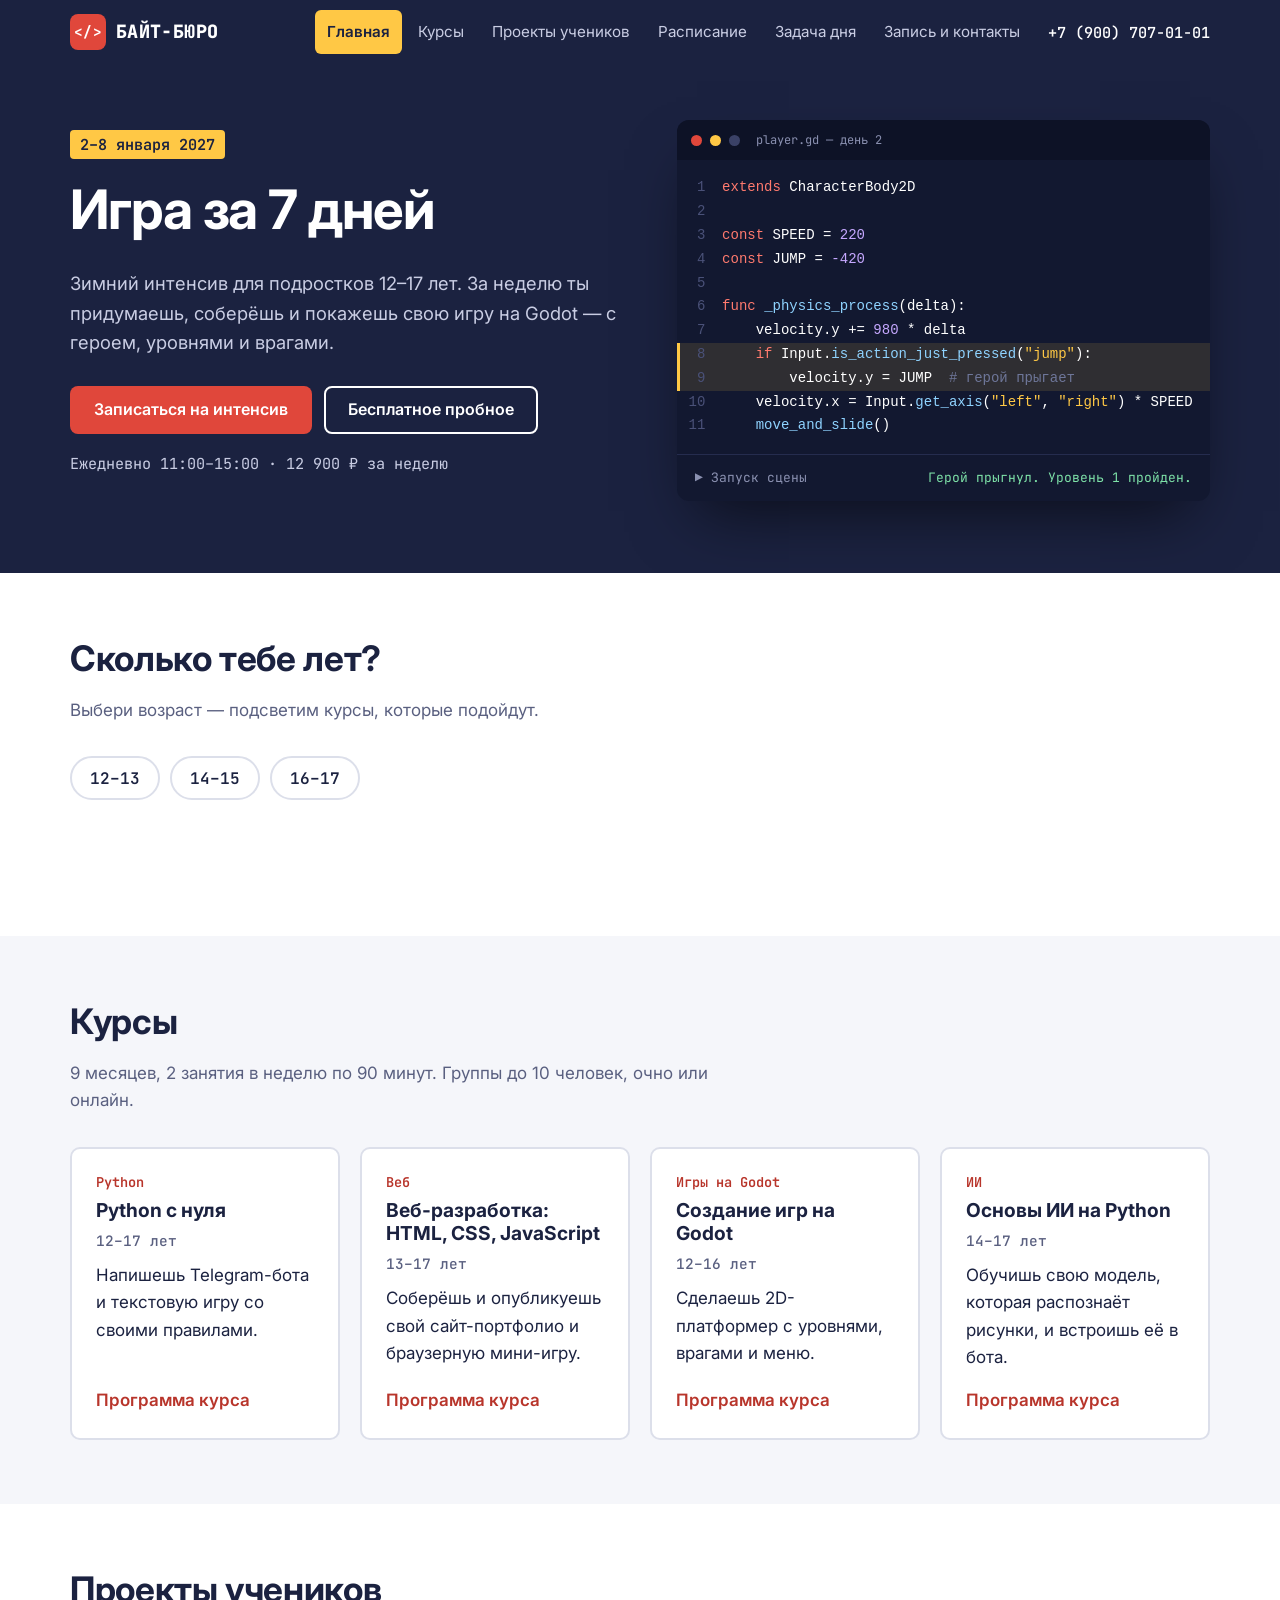
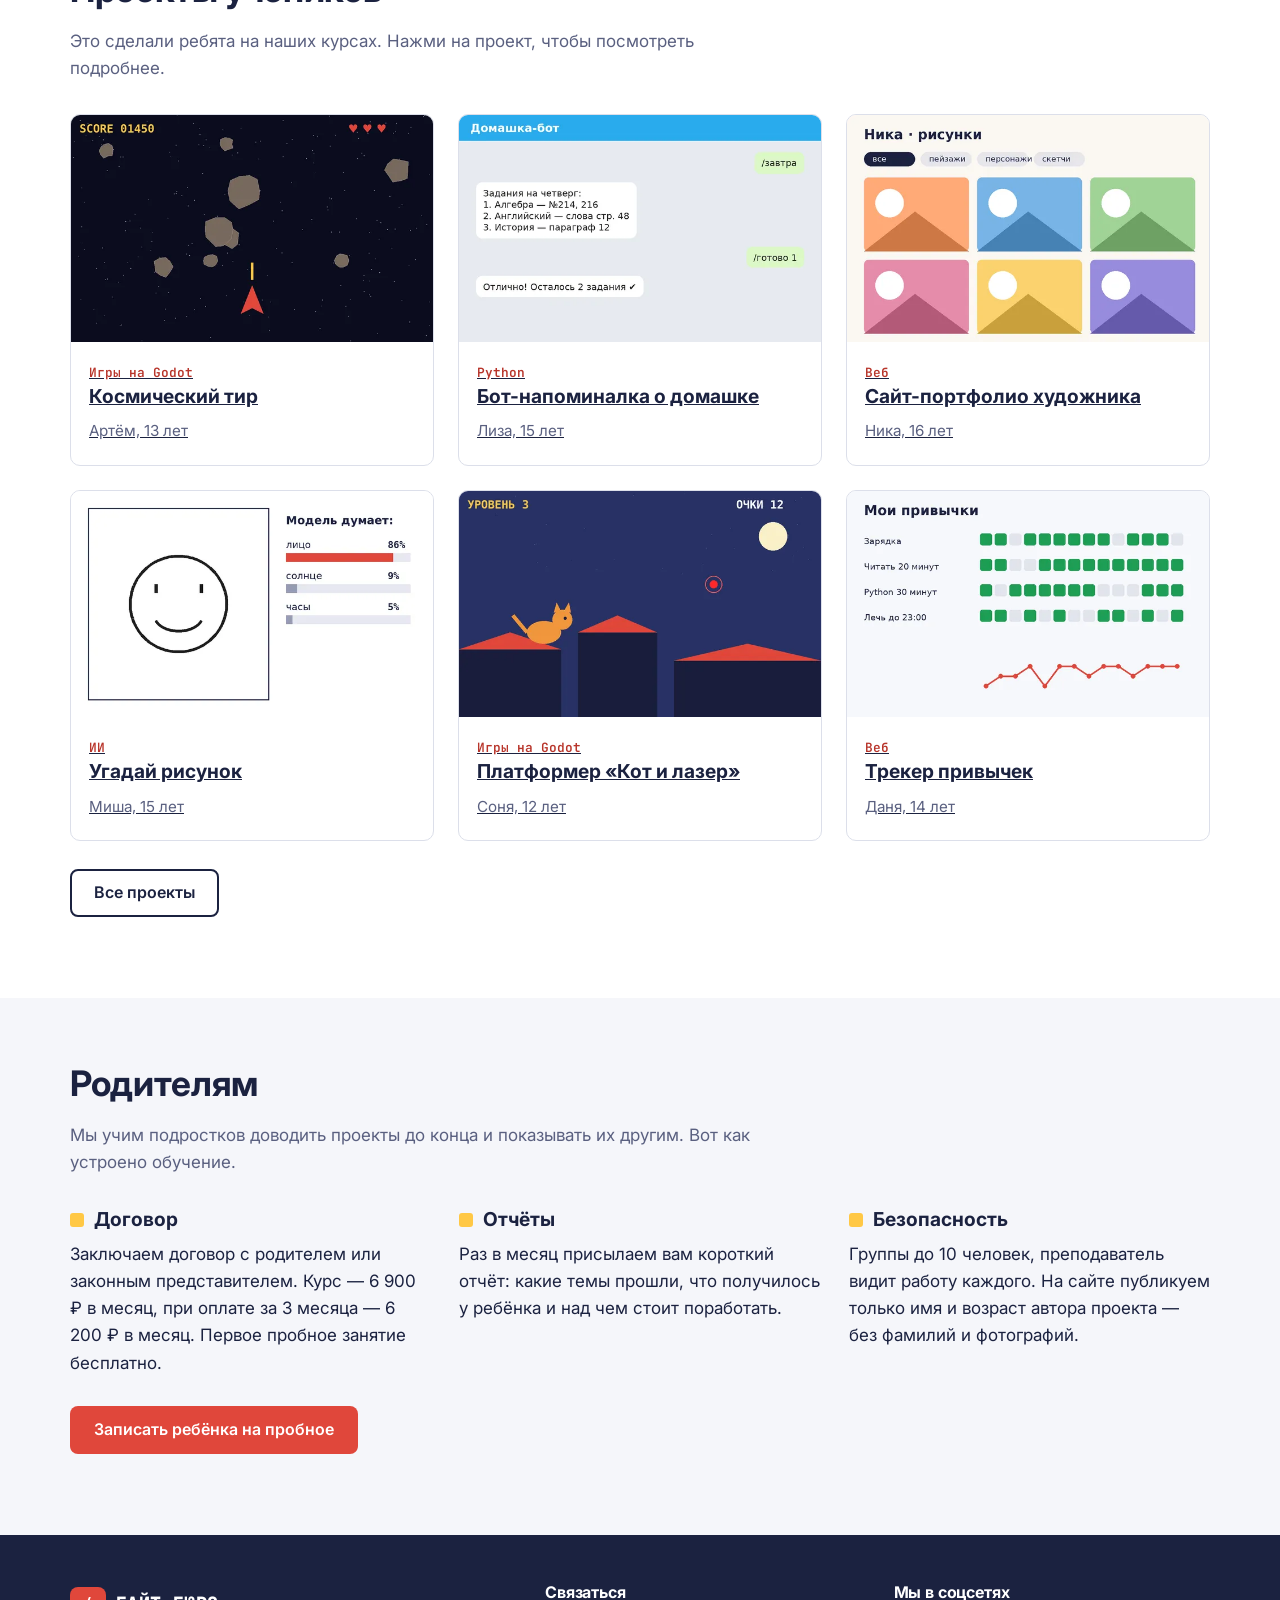
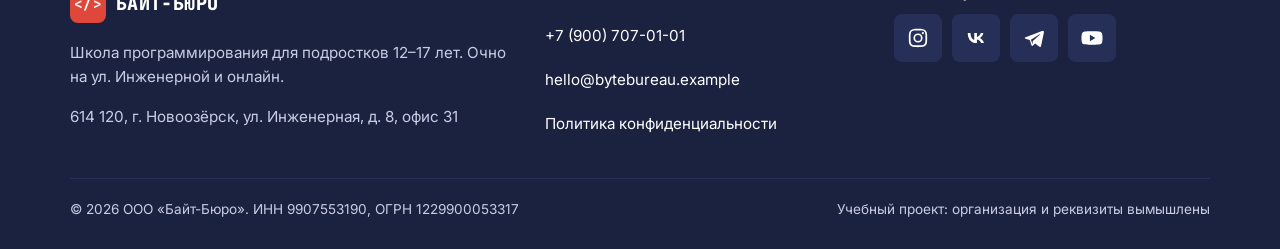
<file: index.html>
<!DOCTYPE html>
<html lang="ru">
<head>
  <!-- Google tag (gtag.js) -->
  <script async src="https://www.googletagmanager.com/gtag/js?id=G-XXXXXXXXXX"></script>
  <script>
    window.dataLayer = window.dataLayer || [];
    function gtag(){dataLayer.push(arguments);}
    gtag('js', new Date());
    gtag('config', 'G-XXXXXXXXXX');
  </script>
  <meta charset="utf-8">
  <meta name="viewport" content="width=device-width, initial-scale=1">
  <title>Байт-Бюро — школа программирования для подростков 12–17 лет</title>
  <meta name="description" content="Курсы Python, веб-разработки, создания игр на Godot и основ ИИ для подростков. Зимний интенсив «Игра за 7 дней» 2–8 января 2027. Бесплатное пробное занятие.">
  <meta property="og:type" content="website">
  <meta property="og:locale" content="ru_RU">
  <meta property="og:site_name" content="Байт-Бюро">
  <meta property="og:title" content="Байт-Бюро — школа программирования для подростков 12–17 лет">
  <meta property="og:description" content="Курсы Python, веб-разработки, создания игр на Godot и основ ИИ для подростков. Зимний интенсив «Игра за 7 дней» 2–8 января 2027. Бесплатное пробное занятие.">
  <meta property="og:url" content="https://tz-07-shkola-programmirovaniya-bayt-byuro.vercel.app/">
  <meta property="og:image" content="https://tz-07-shkola-programmirovaniya-bayt-byuro.vercel.app/img/og-index.jpg">
  <meta property="og:image:width" content="1200">
  <meta property="og:image:height" content="630">
  <meta name="twitter:card" content="summary_large_image">
  <meta name="theme-color" content="#1B2240">
  <link rel="icon" href="/favicon.ico" sizes="32x32">
  <link rel="icon" href="/img/favicon.svg" type="image/svg+xml">
  <link rel="preconnect" href="https://fonts.googleapis.com">
  <link rel="preconnect" href="https://fonts.gstatic.com" crossorigin>
  <link rel="stylesheet" href="https://fonts.googleapis.com/css2?family=Inter:wght@400;500;600;700;800&family=JetBrains+Mono:wght@500;600;700;800&display=swap">
  <link rel="stylesheet" href="css/style.css">
</head>
<body>
<a class="skip" href="#main">Перейти к содержимому</a>
<header class="header">
  <div class="wrap header__inner">
    <a class="logo" href="index.html" aria-label="Байт-Бюро, на главную">
      <span class="logo__mark" aria-hidden="true">&lt;/&gt;</span>БАЙТ-БЮРО
    </a>
    <button class="burger" type="button" aria-expanded="false" aria-controls="nav" aria-label="Открыть меню">☰</button>
    <nav class="nav" id="nav" aria-label="Основное меню">
      <ul class="nav__list">
          <li><a class="nav__link" href="index.html" aria-current="page">Главная</a></li>
          <li><a class="nav__link" href="courses.html">Курсы</a></li>
          <li><a class="nav__link" href="projects.html">Проекты учеников</a></li>
          <li><a class="nav__link" href="schedule.html">Расписание</a></li>
          <li><a class="nav__link" href="challenge.html">Задача дня</a></li>
          <li><a class="nav__link" href="contacts.html">Запись и контакты</a></li>
      </ul>
    </nav>
    <a class="header__phone" href="tel:+79007070101" data-event="contact_click" data-contact-type="phone">+7 (900) 707-01-01</a>
  </div>
</header>
<main id="main">
<section class="hero">
  <div class="wrap hero__grid">
    <div>
      <span class="hero__date">2–8 января 2027</span>
      <h1>Игра за 7 дней</h1>
      <p class="hero__text">Зимний интенсив для подростков 12–17 лет. За неделю ты придумаешь, соберёшь и покажешь свою игру на Godot — с героем, уровнями и врагами.</p>
      <div class="hero__actions">
        <a class="btn btn--red" href="contacts.html?course=winter_camp" data-event="cta_click" data-button-name="hero_winter_camp" data-page-section="hero">Записаться на интенсив</a>
        <a class="btn btn--ghost" href="contacts.html" data-event="cta_click" data-button-name="hero_trial" data-page-section="hero">Бесплатное пробное</a>
      </div>
      <p class="hero__price">Ежедневно 11:00–15:00 · 12 900 ₽ за неделю</p>
    </div>
    <div class="editor" aria-label="Пример кода игры на Godot">
      <div class="editor__bar"><span class="editor__dot"></span><span class="editor__dot"></span><span class="editor__dot"></span><span class="editor__file">player.gd — день 2</span></div>
      <pre class="editor__code"><code><span class="l"><span class="k">extends</span> CharacterBody2D</span><span class="l"></span><span class="l"><span class="k">const</span> SPEED = <span class="n">220</span></span><span class="l"><span class="k">const</span> JUMP = <span class="n">-420</span></span><span class="l"></span><span class="l"><span class="k">func</span> <span class="f">_physics_process</span>(delta):</span><span class="l">    velocity.y += <span class="n">980</span> * delta</span><span class="l hl">    <span class="k">if</span> Input.<span class="f">is_action_just_pressed</span>(<span class="s">"jump"</span>):</span><span class="l hl">        velocity.y = JUMP  <span class="c"># герой прыгает</span></span><span class="l">    velocity.x = Input.<span class="f">get_axis</span>(<span class="s">"left"</span>, <span class="s">"right"</span>) * SPEED</span><span class="l">    <span class="f">move_and_slide</span>()</span></code></pre>
      <div class="editor__run"><span>▶ Запуск сцены</span><span class="editor__out">Герой прыгнул. Уровень 1 пройден.</span></div>
    </div>
  </div>
</section>

<section class="section" id="age">
  <div class="wrap">
    <h2>Сколько тебе лет?</h2>
    <p class="section__lead">Выбери возраст — подсветим курсы, которые подойдут.</p>
    <div class="ages" role="group" aria-label="Возраст ученика">
      <button class="chip" type="button" aria-pressed="false" data-age="12_13" data-event="age_filter" data-age-group="12_13">12–13</button>
      <button class="chip" type="button" aria-pressed="false" data-age="14_15" data-event="age_filter" data-age-group="14_15">14–15</button>
      <button class="chip" type="button" aria-pressed="false" data-age="16_17" data-event="age_filter" data-age-group="16_17">16–17</button>
    </div>
    <p class="age-result" aria-live="polite"></p>
  </div>
</section>

<section class="section section--paper" id="courses">
  <div class="wrap">
    <h2>Курсы</h2>
    <p class="section__lead">9 месяцев, 2 занятия в неделю по 90 минут. Группы до 10 человек, очно или онлайн.</p>
    <div class="courses">
      <a class="course" href="courses.html#python" data-course="python" data-min="12" data-max="17"
         data-event="view_course" data-course-name="python">
        <span class="course__tag">Python</span>
        <h3>Python с нуля</h3>
        <span class="course__age">12–17 лет</span>
        <p class="course__result">Напишешь Telegram-бота и текстовую игру со своими правилами.</p>
        <span class="course__more">Программа курса</span>
      </a>
      <a class="course" href="courses.html#web" data-course="web" data-min="13" data-max="17"
         data-event="view_course" data-course-name="web">
        <span class="course__tag">Веб</span>
        <h3>Веб-разработка: HTML, CSS, JavaScript</h3>
        <span class="course__age">13–17 лет</span>
        <p class="course__result">Соберёшь и опубликуешь свой сайт-портфолио и браузерную мини-игру.</p>
        <span class="course__more">Программа курса</span>
      </a>
      <a class="course" href="courses.html#gamedev" data-course="gamedev" data-min="12" data-max="16"
         data-event="view_course" data-course-name="gamedev">
        <span class="course__tag">Игры на Godot</span>
        <h3>Создание игр на Godot</h3>
        <span class="course__age">12–16 лет</span>
        <p class="course__result">Сделаешь 2D-платформер с уровнями, врагами и меню.</p>
        <span class="course__more">Программа курса</span>
      </a>
      <a class="course" href="courses.html#ai" data-course="ai" data-min="14" data-max="17"
         data-event="view_course" data-course-name="ai">
        <span class="course__tag">ИИ</span>
        <h3>Основы ИИ на Python</h3>
        <span class="course__age">14–17 лет</span>
        <p class="course__result">Обучишь свою модель, которая распознаёт рисунки, и встроишь её в бота.</p>
        <span class="course__more">Программа курса</span>
      </a>
    </div>
  </div>
</section>

<section class="section" id="projects">
  <div class="wrap">
    <h2>Проекты учеников</h2>
    <p class="section__lead">Это сделали ребята на наших курсах. Нажми на проект, чтобы посмотреть подробнее.</p>
    <div class="projects">
      <a class="project" href="projects.html#p01" data-event="project_view" data-project-id="p01" data-course-name="gamedev">
        <img src="img/p01.webp" alt="Скриншот проекта «Космический тир»" width="640" height="400" loading="lazy">
        <span class="project__body">
          <span class="project__course">Игры на Godot</span>
          <h3>Космический тир</h3>
          <span class="project__author">Артём, 13 лет</span>
        </span>
      </a>
      <a class="project" href="projects.html#p02" data-event="project_view" data-project-id="p02" data-course-name="python">
        <img src="img/p02.webp" alt="Скриншот проекта «Бот-напоминалка о домашке»" width="640" height="400" loading="lazy">
        <span class="project__body">
          <span class="project__course">Python</span>
          <h3>Бот-напоминалка о домашке</h3>
          <span class="project__author">Лиза, 15 лет</span>
        </span>
      </a>
      <a class="project" href="projects.html#p03" data-event="project_view" data-project-id="p03" data-course-name="web">
        <img src="img/p03.webp" alt="Скриншот проекта «Сайт-портфолио художника»" width="640" height="400" loading="lazy">
        <span class="project__body">
          <span class="project__course">Веб</span>
          <h3>Сайт-портфолио художника</h3>
          <span class="project__author">Ника, 16 лет</span>
        </span>
      </a>
      <a class="project" href="projects.html#p04" data-event="project_view" data-project-id="p04" data-course-name="ai">
        <img src="img/p04.webp" alt="Скриншот проекта «Угадай рисунок»" width="640" height="400" loading="lazy">
        <span class="project__body">
          <span class="project__course">ИИ</span>
          <h3>Угадай рисунок</h3>
          <span class="project__author">Миша, 15 лет</span>
        </span>
      </a>
      <a class="project" href="projects.html#p05" data-event="project_view" data-project-id="p05" data-course-name="gamedev">
        <img src="img/p05.webp" alt="Скриншот проекта «Платформер «Кот и лазер»»" width="640" height="400" loading="lazy">
        <span class="project__body">
          <span class="project__course">Игры на Godot</span>
          <h3>Платформер «Кот и лазер»</h3>
          <span class="project__author">Соня, 12 лет</span>
        </span>
      </a>
      <a class="project" href="projects.html#p06" data-event="project_view" data-project-id="p06" data-course-name="web">
        <img src="img/p06.webp" alt="Скриншот проекта «Трекер привычек»" width="640" height="400" loading="lazy">
        <span class="project__body">
          <span class="project__course">Веб</span>
          <h3>Трекер привычек</h3>
          <span class="project__author">Даня, 14 лет</span>
        </span>
      </a>
    </div>
    <p style="margin-top:28px"><a class="btn btn--ghost" href="projects.html">Все проекты</a></p>
  </div>
</section>

<section class="section section--paper" id="parents">
  <div class="wrap">
    <h2>Родителям</h2>
    <p class="section__lead">Мы учим подростков доводить проекты до конца и показывать их другим. Вот как устроено обучение.</p>
    <div class="parents">
      <div>
        <h3>Договор</h3>
        <p>Заключаем договор с родителем или законным представителем. Курс — 6 900 ₽ в месяц, при оплате за 3 месяца — 6 200 ₽ в месяц. Первое пробное занятие бесплатно.</p>
      </div>
      <div>
        <h3>Отчёты</h3>
        <p>Раз в месяц присылаем вам короткий отчёт: какие темы прошли, что получилось у ребёнка и над чем стоит поработать.</p>
      </div>
      <div>
        <h3>Безопасность</h3>
        <p>Группы до 10 человек, преподаватель видит работу каждого. На сайте публикуем только имя и возраст автора проекта — без фамилий и фотографий.</p>
      </div>
    </div>
    <p style="margin-top:12px"><a class="btn btn--red" href="contacts.html" data-event="cta_click" data-button-name="parents_trial" data-page-section="parents">Записать ребёнка на пробное</a></p>
  </div>
</section>
</main>
<footer class="footer">
  <div class="wrap">
    <div class="footer__grid">
      <div>
        <a class="logo" href="index.html"><span class="logo__mark" aria-hidden="true">&lt;/&gt;</span>БАЙТ-БЮРО</a>
        <p style="margin-top:14px">Школа программирования для подростков 12–17 лет. Очно на ул. Инженерной и онлайн.</p>
        <p>614 120, г. Новоозёрск, ул. Инженерная, д. 8, офис 31</p>
      </div>
      <div>
        <h2>Связаться</h2>
        <ul>
          <li><a href="tel:+79007070101" data-event="contact_click" data-contact-type="phone">+7 (900) 707-01-01</a></li>
          <li><a href="mailto:hello@bytebureau.example" data-event="contact_click" data-contact-type="email">hello@bytebureau.example</a></li>
          <li><a href="privacy.html">Политика конфиденциальности</a></li>
        </ul>
      </div>
      <div>
        <h2>Мы в соцсетях</h2>
        <div class="socials">
          <a class="social" href="https://www.instagram.com/bytebureau_school/" target="_blank" rel="noopener" aria-label="Instagram" data-event="social_click" data-network="instagram" data-page-section="footer"><svg viewBox="0 0 24 24" aria-hidden="true"><path d="M12 7a5 5 0 1 0 0 10 5 5 0 0 0 0-10zm0 8.2a3.2 3.2 0 1 1 0-6.4 3.2 3.2 0 0 1 0 6.4zM17.3 5.5a1.2 1.2 0 1 0 0 2.4 1.2 1.2 0 0 0 0-2.4zM12 2c-2.7 0-3 0-4.1.1C4.3 2.3 2.3 4.3 2.1 7.9 2 9 2 9.3 2 12s0 3 .1 4.1c.2 3.6 2.2 5.6 5.8 5.8 1.1.1 1.4.1 4.1.1s3 0 4.1-.1c3.6-.2 5.6-2.2 5.8-5.8.1-1.1.1-1.4.1-4.1s0-3-.1-4.1c-.2-3.6-2.2-5.6-5.8-5.8C15 2 14.7 2 12 2zm0 1.8c2.7 0 3 0 4 .1 2.6.1 3.9 1.4 4 4 .1 1 .1 1.3.1 4s0 3-.1 4c-.1 2.6-1.4 3.9-4 4-1 .1-1.3.1-4 .1s-3 0-4-.1c-2.6-.1-3.9-1.4-4-4-.1-1-.1-1.3-.1-4s0-3 .1-4c.1-2.6 1.4-3.9 4-4 1-.1 1.3-.1 4-.1z"/></svg></a>
          <a class="social" href="https://vk.com/bytebureau_school" target="_blank" rel="noopener" aria-label="ВКонтакте" data-event="social_click" data-network="vk" data-page-section="footer"><svg viewBox="0 0 24 24" aria-hidden="true"><path d="M12.8 17.5C6.6 17.5 3.1 13.3 3 6.5h3c.1 5 2.3 7.1 4.1 7.5V6.5H13v4.3c1.8-.2 3.6-2.2 4.3-4.3h2.8c-.5 2.6-2.4 4.6-3.8 5.4 1.4.7 3.6 2.4 4.4 5.6h-3.1c-.7-2.1-2.3-3.7-4.6-3.9v3.9h-.2z"/></svg></a>
          <a class="social" href="https://t.me/bytebureau_parents" target="_blank" rel="noopener" aria-label="Telegram" data-event="social_click" data-network="telegram" data-page-section="footer"><svg viewBox="0 0 24 24" aria-hidden="true"><path d="M21.4 4.2 2.9 11.3c-1.3.5-1.2 1.2-.2 1.5l4.7 1.5 1.8 5.6c.2.6.4.8.9.8.4 0 .6-.2.8-.4l2.3-2.2 4.8 3.5c.9.5 1.5.2 1.7-.8l3.1-14.7c.3-1.3-.5-1.9-1.4-1.5zM8.6 14l9.6-6.1c.5-.3.9-.1.5.2l-8 7.2-.3 3.4L8.6 14z"/></svg></a>
          <a class="social" href="https://www.youtube.com/@bytebureau_school" target="_blank" rel="noopener" aria-label="YouTube" data-event="social_click" data-network="youtube" data-page-section="footer"><svg viewBox="0 0 24 24" aria-hidden="true"><path d="M23 7.2a3 3 0 0 0-2.1-2.1C19 4.6 12 4.6 12 4.6s-7 0-8.9.5A3 3 0 0 0 1 7.2C.5 9.1.5 12 .5 12s0 2.9.5 4.8a3 3 0 0 0 2.1 2.1c1.9.5 8.9.5 8.9.5s7 0 8.9-.5a3 3 0 0 0 2.1-2.1c.5-1.9.5-4.8.5-4.8s0-2.9-.5-4.8zM9.7 15.5v-7l6 3.5-6 3.5z"/></svg></a>
        </div>
      </div>
    </div>
    <div class="footer__bottom">
      <span>© 2026 ООО «Байт-Бюро». ИНН 9907553190, ОГРН 1229900053317</span>
      <span>Учебный проект: организация и реквизиты вымышлены</span>
    </div>
  </div>
</footer>
<script src="js/analytics.js" defer></script>
<script src="js/main.js" defer></script>
</body>
</html>
</file>
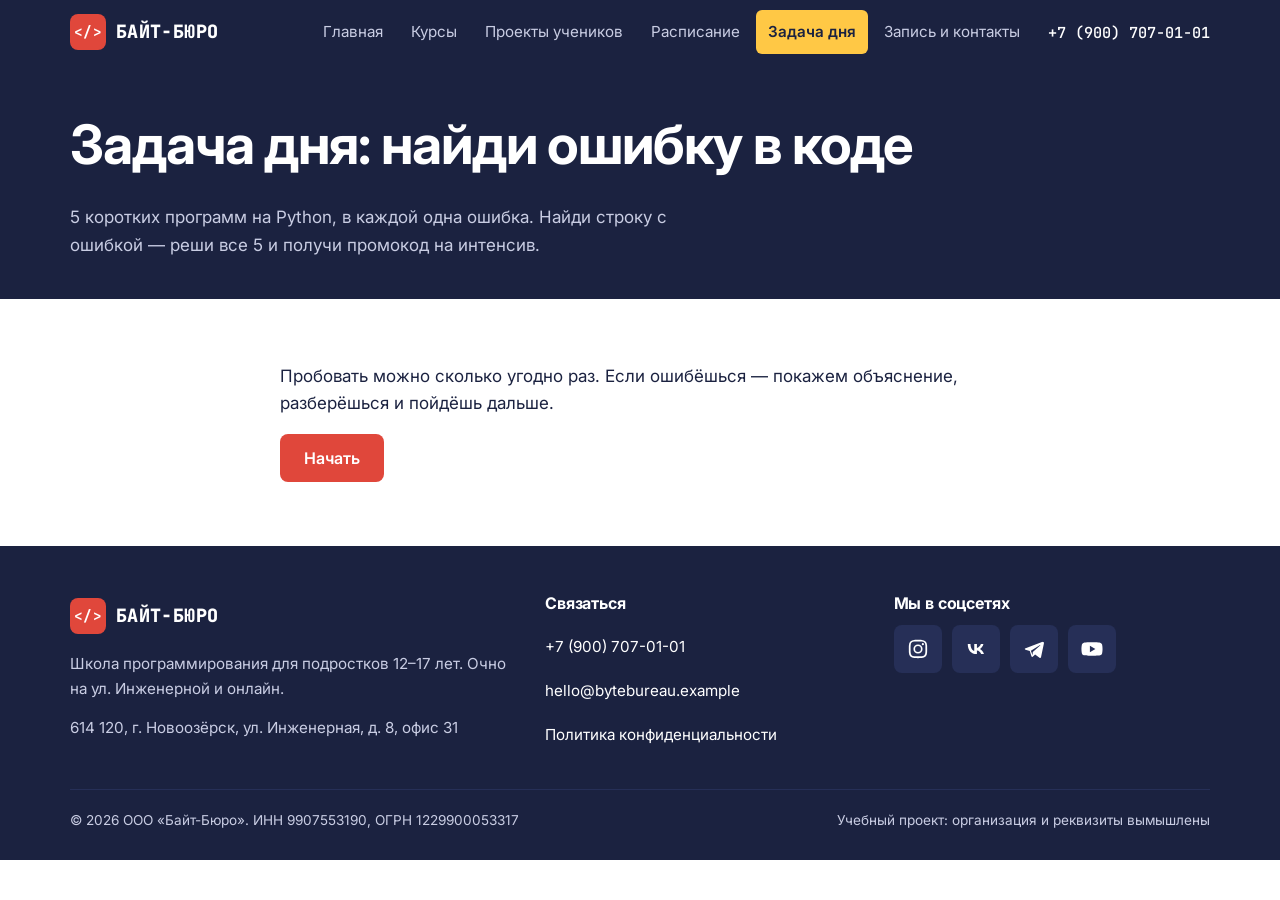
<file: challenge.html>
<!DOCTYPE html>
<html lang="ru">
<head>
  <!-- Google tag (gtag.js) -->
  <script async src="https://www.googletagmanager.com/gtag/js?id=G-XXXXXXXXXX"></script>
  <script>
    window.dataLayer = window.dataLayer || [];
    function gtag(){dataLayer.push(arguments);}
    gtag('js', new Date());
    gtag('config', 'G-XXXXXXXXXX');
  </script>
  <meta charset="utf-8">
  <meta name="viewport" content="width=device-width, initial-scale=1">
  <title>Задача дня: найди ошибку в коде на Python — Байт-Бюро</title>
  <meta name="description" content="5 задач «Найди ошибку в коде» на Python для подростков. Реши все и получи промокод на зимний интенсив «Игра за 7 дней».">
  <meta property="og:type" content="website">
  <meta property="og:locale" content="ru_RU">
  <meta property="og:site_name" content="Байт-Бюро">
  <meta property="og:title" content="Задача дня: найди ошибку в коде на Python — Байт-Бюро">
  <meta property="og:description" content="5 задач «Найди ошибку в коде» на Python для подростков. Реши все и получи промокод на зимний интенсив «Игра за 7 дней».">
  <meta property="og:url" content="https://tz-07-shkola-programmirovaniya-bayt-byuro.vercel.app/challenge.html">
  <meta property="og:image" content="https://tz-07-shkola-programmirovaniya-bayt-byuro.vercel.app/img/og-challenge.jpg">
  <meta property="og:image:width" content="1200">
  <meta property="og:image:height" content="630">
  <meta name="twitter:card" content="summary_large_image">
  <meta name="theme-color" content="#1B2240">
  <link rel="icon" href="/favicon.ico" sizes="32x32">
  <link rel="icon" href="/img/favicon.svg" type="image/svg+xml">
  <link rel="preconnect" href="https://fonts.googleapis.com">
  <link rel="preconnect" href="https://fonts.gstatic.com" crossorigin>
  <link rel="stylesheet" href="https://fonts.googleapis.com/css2?family=Inter:wght@400;500;600;700;800&family=JetBrains+Mono:wght@500;600;700;800&display=swap">
  <link rel="stylesheet" href="css/style.css">
</head>
<body>
<a class="skip" href="#main">Перейти к содержимому</a>
<header class="header">
  <div class="wrap header__inner">
    <a class="logo" href="index.html" aria-label="Байт-Бюро, на главную">
      <span class="logo__mark" aria-hidden="true">&lt;/&gt;</span>БАЙТ-БЮРО
    </a>
    <button class="burger" type="button" aria-expanded="false" aria-controls="nav" aria-label="Открыть меню">☰</button>
    <nav class="nav" id="nav" aria-label="Основное меню">
      <ul class="nav__list">
          <li><a class="nav__link" href="index.html">Главная</a></li>
          <li><a class="nav__link" href="courses.html">Курсы</a></li>
          <li><a class="nav__link" href="projects.html">Проекты учеников</a></li>
          <li><a class="nav__link" href="schedule.html">Расписание</a></li>
          <li><a class="nav__link" href="challenge.html" aria-current="page">Задача дня</a></li>
          <li><a class="nav__link" href="contacts.html">Запись и контакты</a></li>
      </ul>
    </nav>
    <a class="header__phone" href="tel:+79007070101" data-event="contact_click" data-contact-type="phone">+7 (900) 707-01-01</a>
  </div>
</header>
<main id="main">
<section class="page-head">
  <div class="wrap">
    <h1>Задача дня: найди ошибку в коде</h1>
    <p>5 коротких программ на Python, в каждой одна ошибка. Найди строку с ошибкой — реши все 5 и получи промокод на интенсив.</p>
  </div>
</section>
<section class="section">
  <div class="wrap challenge">
    <div id="challenge-intro">
      <p>Пробовать можно сколько угодно раз. Если ошибёшься — покажем объяснение, разберёшься и пойдёшь дальше.</p>
      <button class="btn btn--red" type="button" id="challenge-start" data-event="challenge_start" data-page-section="challenge_intro">Начать</button>
    </div>
    <div id="challenge-box" hidden>
      <div class="progress" aria-hidden="true"><div class="progress__bar" id="progress-bar"></div></div>
      <div class="task" id="task" aria-live="polite"></div>
    </div>
    <div id="challenge-result" class="result" hidden>
      <h2>Результат</h2>
      <p id="result-text"></p>
      <div class="promo" id="promo" hidden>
        <span>Промокод на интенсив «Игра за 7 дней»:</span>
        <span class="promo__code" id="promo-code">BUG500</span>
        <button class="btn btn--yellow" type="button" id="promo-copy">Скопировать</button>
        <span id="promo-status" aria-live="polite"></span>
      </div>
      <p style="margin-top:20px; display:flex; flex-wrap:wrap; gap:12px">
        <a class="btn btn--red" href="contacts.html?course=winter_camp" data-event="cta_click" data-button-name="challenge_winter_camp" data-page-section="challenge_result">Записаться на интенсив</a>
        <button class="btn btn--ghost" type="button" id="challenge-retry" data-event="challenge_start" data-page-section="challenge_retry">Пройти ещё раз</button>
      </p>
    </div>
  </div>
</section>
</main>
<footer class="footer">
  <div class="wrap">
    <div class="footer__grid">
      <div>
        <a class="logo" href="index.html"><span class="logo__mark" aria-hidden="true">&lt;/&gt;</span>БАЙТ-БЮРО</a>
        <p style="margin-top:14px">Школа программирования для подростков 12–17 лет. Очно на ул. Инженерной и онлайн.</p>
        <p>614 120, г. Новоозёрск, ул. Инженерная, д. 8, офис 31</p>
      </div>
      <div>
        <h2>Связаться</h2>
        <ul>
          <li><a href="tel:+79007070101" data-event="contact_click" data-contact-type="phone">+7 (900) 707-01-01</a></li>
          <li><a href="mailto:hello@bytebureau.example" data-event="contact_click" data-contact-type="email">hello@bytebureau.example</a></li>
          <li><a href="privacy.html">Политика конфиденциальности</a></li>
        </ul>
      </div>
      <div>
        <h2>Мы в соцсетях</h2>
        <div class="socials">
          <a class="social" href="https://www.instagram.com/bytebureau_school/" target="_blank" rel="noopener" aria-label="Instagram" data-event="social_click" data-network="instagram" data-page-section="footer"><svg viewBox="0 0 24 24" aria-hidden="true"><path d="M12 7a5 5 0 1 0 0 10 5 5 0 0 0 0-10zm0 8.2a3.2 3.2 0 1 1 0-6.4 3.2 3.2 0 0 1 0 6.4zM17.3 5.5a1.2 1.2 0 1 0 0 2.4 1.2 1.2 0 0 0 0-2.4zM12 2c-2.7 0-3 0-4.1.1C4.3 2.3 2.3 4.3 2.1 7.9 2 9 2 9.3 2 12s0 3 .1 4.1c.2 3.6 2.2 5.6 5.8 5.8 1.1.1 1.4.1 4.1.1s3 0 4.1-.1c3.6-.2 5.6-2.2 5.8-5.8.1-1.1.1-1.4.1-4.1s0-3-.1-4.1c-.2-3.6-2.2-5.6-5.8-5.8C15 2 14.7 2 12 2zm0 1.8c2.7 0 3 0 4 .1 2.6.1 3.9 1.4 4 4 .1 1 .1 1.3.1 4s0 3-.1 4c-.1 2.6-1.4 3.9-4 4-1 .1-1.3.1-4 .1s-3 0-4-.1c-2.6-.1-3.9-1.4-4-4-.1-1-.1-1.3-.1-4s0-3 .1-4c.1-2.6 1.4-3.9 4-4 1-.1 1.3-.1 4-.1z"/></svg></a>
          <a class="social" href="https://vk.com/bytebureau_school" target="_blank" rel="noopener" aria-label="ВКонтакте" data-event="social_click" data-network="vk" data-page-section="footer"><svg viewBox="0 0 24 24" aria-hidden="true"><path d="M12.8 17.5C6.6 17.5 3.1 13.3 3 6.5h3c.1 5 2.3 7.1 4.1 7.5V6.5H13v4.3c1.8-.2 3.6-2.2 4.3-4.3h2.8c-.5 2.6-2.4 4.6-3.8 5.4 1.4.7 3.6 2.4 4.4 5.6h-3.1c-.7-2.1-2.3-3.7-4.6-3.9v3.9h-.2z"/></svg></a>
          <a class="social" href="https://t.me/bytebureau_parents" target="_blank" rel="noopener" aria-label="Telegram" data-event="social_click" data-network="telegram" data-page-section="footer"><svg viewBox="0 0 24 24" aria-hidden="true"><path d="M21.4 4.2 2.9 11.3c-1.3.5-1.2 1.2-.2 1.5l4.7 1.5 1.8 5.6c.2.6.4.8.9.8.4 0 .6-.2.8-.4l2.3-2.2 4.8 3.5c.9.5 1.5.2 1.7-.8l3.1-14.7c.3-1.3-.5-1.9-1.4-1.5zM8.6 14l9.6-6.1c.5-.3.9-.1.5.2l-8 7.2-.3 3.4L8.6 14z"/></svg></a>
          <a class="social" href="https://www.youtube.com/@bytebureau_school" target="_blank" rel="noopener" aria-label="YouTube" data-event="social_click" data-network="youtube" data-page-section="footer"><svg viewBox="0 0 24 24" aria-hidden="true"><path d="M23 7.2a3 3 0 0 0-2.1-2.1C19 4.6 12 4.6 12 4.6s-7 0-8.9.5A3 3 0 0 0 1 7.2C.5 9.1.5 12 .5 12s0 2.9.5 4.8a3 3 0 0 0 2.1 2.1c1.9.5 8.9.5 8.9.5s7 0 8.9-.5a3 3 0 0 0 2.1-2.1c.5-1.9.5-4.8.5-4.8s0-2.9-.5-4.8zM9.7 15.5v-7l6 3.5-6 3.5z"/></svg></a>
        </div>
      </div>
    </div>
    <div class="footer__bottom">
      <span>© 2026 ООО «Байт-Бюро». ИНН 9907553190, ОГРН 1229900053317</span>
      <span>Учебный проект: организация и реквизиты вымышлены</span>
    </div>
  </div>
</footer>
<script src="js/analytics.js" defer></script>
<script src="js/main.js" defer></script>
<script src="js/challenge.js" defer></script>
</body>
</html>
</file>
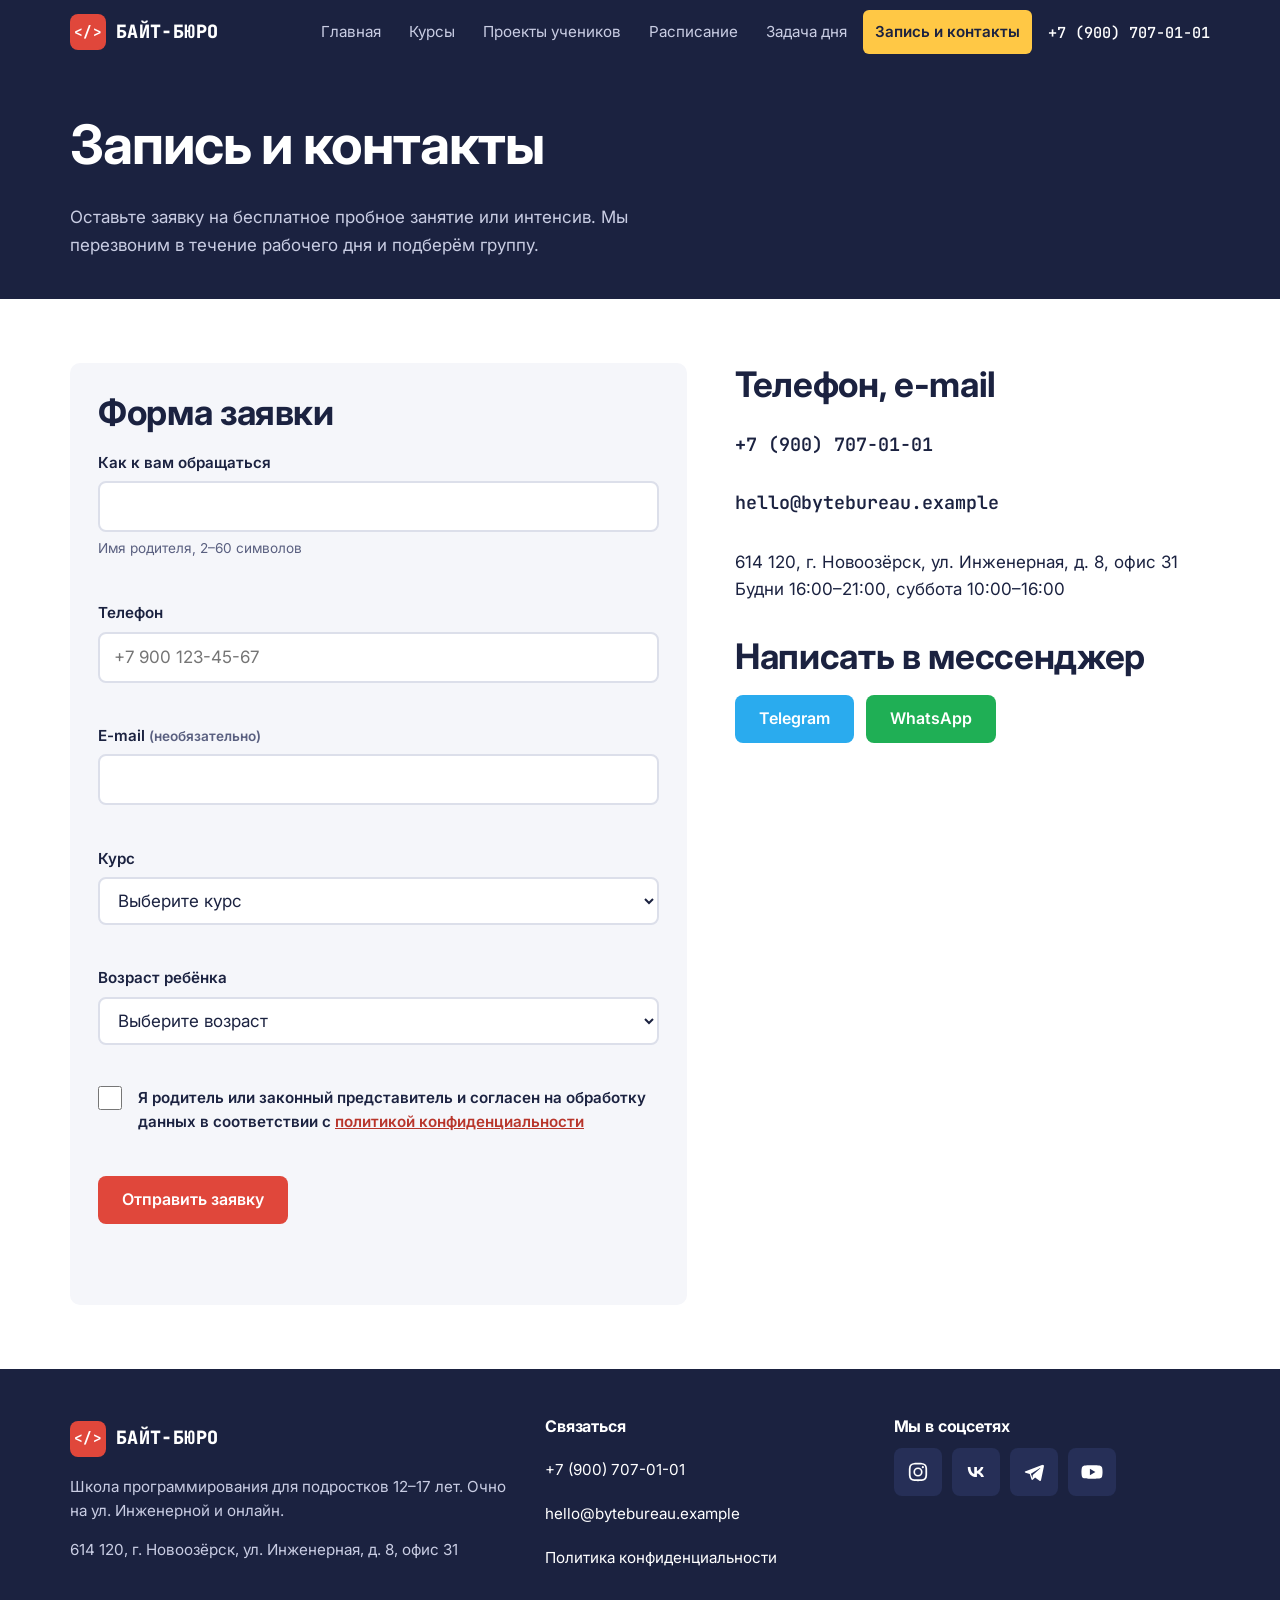
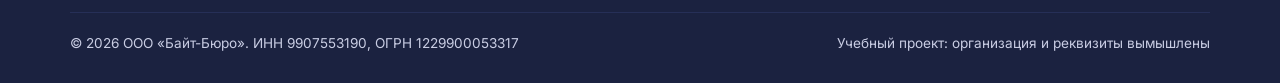
<file: contacts.html>
<!DOCTYPE html>
<html lang="ru">
<head>
  <!-- Google tag (gtag.js) -->
  <script async src="https://www.googletagmanager.com/gtag/js?id=G-XXXXXXXXXX"></script>
  <script>
    window.dataLayer = window.dataLayer || [];
    function gtag(){dataLayer.push(arguments);}
    gtag('js', new Date());
    gtag('config', 'G-XXXXXXXXXX');
  </script>
  <meta charset="utf-8">
  <meta name="viewport" content="width=device-width, initial-scale=1">
  <title>Запись на пробное занятие и контакты — Байт-Бюро</title>
  <meta name="description" content="Запишите подростка на бесплатное пробное занятие или зимний интенсив. Телефон, e-mail, Telegram и WhatsApp школы «Байт-Бюро».">
  <meta property="og:type" content="website">
  <meta property="og:locale" content="ru_RU">
  <meta property="og:site_name" content="Байт-Бюро">
  <meta property="og:title" content="Запись на пробное занятие и контакты — Байт-Бюро">
  <meta property="og:description" content="Запишите подростка на бесплатное пробное занятие или зимний интенсив. Телефон, e-mail, Telegram и WhatsApp школы «Байт-Бюро».">
  <meta property="og:url" content="https://tz-07-shkola-programmirovaniya-bayt-byuro.vercel.app/contacts.html">
  <meta property="og:image" content="https://tz-07-shkola-programmirovaniya-bayt-byuro.vercel.app/img/og-contacts.jpg">
  <meta property="og:image:width" content="1200">
  <meta property="og:image:height" content="630">
  <meta name="twitter:card" content="summary_large_image">
  <meta name="theme-color" content="#1B2240">
  <link rel="icon" href="/favicon.ico" sizes="32x32">
  <link rel="icon" href="/img/favicon.svg" type="image/svg+xml">
  <link rel="preconnect" href="https://fonts.googleapis.com">
  <link rel="preconnect" href="https://fonts.gstatic.com" crossorigin>
  <link rel="stylesheet" href="https://fonts.googleapis.com/css2?family=Inter:wght@400;500;600;700;800&family=JetBrains+Mono:wght@500;600;700;800&display=swap">
  <link rel="stylesheet" href="css/style.css">
</head>
<body>
<a class="skip" href="#main">Перейти к содержимому</a>
<header class="header">
  <div class="wrap header__inner">
    <a class="logo" href="index.html" aria-label="Байт-Бюро, на главную">
      <span class="logo__mark" aria-hidden="true">&lt;/&gt;</span>БАЙТ-БЮРО
    </a>
    <button class="burger" type="button" aria-expanded="false" aria-controls="nav" aria-label="Открыть меню">☰</button>
    <nav class="nav" id="nav" aria-label="Основное меню">
      <ul class="nav__list">
          <li><a class="nav__link" href="index.html">Главная</a></li>
          <li><a class="nav__link" href="courses.html">Курсы</a></li>
          <li><a class="nav__link" href="projects.html">Проекты учеников</a></li>
          <li><a class="nav__link" href="schedule.html">Расписание</a></li>
          <li><a class="nav__link" href="challenge.html">Задача дня</a></li>
          <li><a class="nav__link" href="contacts.html" aria-current="page">Запись и контакты</a></li>
      </ul>
    </nav>
    <a class="header__phone" href="tel:+79007070101" data-event="contact_click" data-contact-type="phone">+7 (900) 707-01-01</a>
  </div>
</header>
<main id="main">
<section class="page-head">
  <div class="wrap">
    <h1>Запись и контакты</h1>
    <p>Оставьте заявку на бесплатное пробное занятие или интенсив. Мы перезвоним в течение рабочего дня и подберём группу.</p>
  </div>
</section>
<section class="section">
  <div class="wrap form-box">
    <form class="form" id="lead-form" novalidate>
      <h2>Форма заявки</h2>
      <div class="field">
        <label for="name">Как к вам обращаться</label>
        <input id="name" name="name" type="text" autocomplete="name" maxlength="60" required>
        <span class="field__hint">Имя родителя, 2–60 символов</span>
        <span class="field__error" id="name-error"></span>
      </div>
      <div class="field">
        <label for="phone">Телефон</label>
        <input id="phone" name="phone" type="tel" autocomplete="tel" inputmode="tel" placeholder="+7 900 123-45-67" required>
        <span class="field__error" id="phone-error"></span>
      </div>
      <div class="field">
        <label for="email">E-mail <span class="field__hint">(необязательно)</span></label>
        <input id="email" name="email" type="email" autocomplete="email" maxlength="100">
        <span class="field__error" id="email-error"></span>
      </div>
      <div class="field">
        <label for="course">Курс</label>
        <select id="course" name="course" required>
          <option value="">Выберите курс</option>
          <option value="python">Python с нуля</option>
          <option value="web">Веб-разработка</option>
          <option value="gamedev">Создание игр на Godot</option>
          <option value="ai">Основы ИИ на Python</option>
          <option value="winter_camp">Интенсив «Игра за 7 дней»</option>
        </select>
        <span class="field__error" id="course-error"></span>
      </div>
      <div class="field">
        <label for="child_age">Возраст ребёнка</label>
        <select id="child_age" name="child_age" required>
          <option value="">Выберите возраст</option>
          <option value="12_13">12–13 лет</option>
          <option value="14_15">14–15 лет</option>
          <option value="16_17">16–17 лет</option>
        </select>
        <span class="field__error" id="child_age-error"></span>
      </div>
      <input type="hidden" name="request_id" id="request_id">
      <input type="hidden" name="utm_source" id="utm_source">
      <input type="hidden" name="utm_medium" id="utm_medium">
      <input type="hidden" name="utm_campaign" id="utm_campaign">
      <input type="hidden" name="utm_content" id="utm_content">
      <div class="field">
        <div class="check">
          <label class="check__hit"><input id="consent" name="consent" type="checkbox" required></label>
          <label for="consent">Я родитель или законный представитель и согласен на обработку данных в соответствии с <a href="privacy.html" target="_blank">политикой конфиденциальности</a></label>
        </div>
        <span class="field__error" id="consent-error"></span>
      </div>
      <button class="btn btn--red" type="submit" id="submit-btn">Отправить заявку</button>
      <p class="form__status" id="form-status" role="alert"></p>
    </form>
    <div>
      <h2>Телефон, e-mail</h2>
      <ul class="contact-list">
        <li><a href="tel:+79007070101" data-event="contact_click" data-contact-type="phone">+7 (900) 707-01-01</a></li>
        <li><a href="mailto:hello@bytebureau.example" data-event="contact_click" data-contact-type="email">hello@bytebureau.example</a></li>
      </ul>
      <p>614 120, г. Новоозёрск, ул. Инженерная, д. 8, офис 31<br>Будни 16:00–21:00, суббота 10:00–16:00</p>
      <h2 style="margin-top:32px">Написать в мессенджер</h2>
      <div class="messengers">
        <a class="btn btn--tg" href="https://t.me/bytebureau_sales" target="_blank" rel="noopener" data-event="messenger_click" data-messenger="telegram">Telegram</a>
        <a class="btn btn--wa" href="https://wa.me/79007070101" target="_blank" rel="noopener" data-event="messenger_click" data-messenger="whatsapp">WhatsApp</a>
      </div>
    </div>
  </div>
</section>
</main>
<footer class="footer">
  <div class="wrap">
    <div class="footer__grid">
      <div>
        <a class="logo" href="index.html"><span class="logo__mark" aria-hidden="true">&lt;/&gt;</span>БАЙТ-БЮРО</a>
        <p style="margin-top:14px">Школа программирования для подростков 12–17 лет. Очно на ул. Инженерной и онлайн.</p>
        <p>614 120, г. Новоозёрск, ул. Инженерная, д. 8, офис 31</p>
      </div>
      <div>
        <h2>Связаться</h2>
        <ul>
          <li><a href="tel:+79007070101" data-event="contact_click" data-contact-type="phone">+7 (900) 707-01-01</a></li>
          <li><a href="mailto:hello@bytebureau.example" data-event="contact_click" data-contact-type="email">hello@bytebureau.example</a></li>
          <li><a href="privacy.html">Политика конфиденциальности</a></li>
        </ul>
      </div>
      <div>
        <h2>Мы в соцсетях</h2>
        <div class="socials">
          <a class="social" href="https://www.instagram.com/bytebureau_school/" target="_blank" rel="noopener" aria-label="Instagram" data-event="social_click" data-network="instagram" data-page-section="footer"><svg viewBox="0 0 24 24" aria-hidden="true"><path d="M12 7a5 5 0 1 0 0 10 5 5 0 0 0 0-10zm0 8.2a3.2 3.2 0 1 1 0-6.4 3.2 3.2 0 0 1 0 6.4zM17.3 5.5a1.2 1.2 0 1 0 0 2.4 1.2 1.2 0 0 0 0-2.4zM12 2c-2.7 0-3 0-4.1.1C4.3 2.3 2.3 4.3 2.1 7.9 2 9 2 9.3 2 12s0 3 .1 4.1c.2 3.6 2.2 5.6 5.8 5.8 1.1.1 1.4.1 4.1.1s3 0 4.1-.1c3.6-.2 5.6-2.2 5.8-5.8.1-1.1.1-1.4.1-4.1s0-3-.1-4.1c-.2-3.6-2.2-5.6-5.8-5.8C15 2 14.7 2 12 2zm0 1.8c2.7 0 3 0 4 .1 2.6.1 3.9 1.4 4 4 .1 1 .1 1.3.1 4s0 3-.1 4c-.1 2.6-1.4 3.9-4 4-1 .1-1.3.1-4 .1s-3 0-4-.1c-2.6-.1-3.9-1.4-4-4-.1-1-.1-1.3-.1-4s0-3 .1-4c.1-2.6 1.4-3.9 4-4 1-.1 1.3-.1 4-.1z"/></svg></a>
          <a class="social" href="https://vk.com/bytebureau_school" target="_blank" rel="noopener" aria-label="ВКонтакте" data-event="social_click" data-network="vk" data-page-section="footer"><svg viewBox="0 0 24 24" aria-hidden="true"><path d="M12.8 17.5C6.6 17.5 3.1 13.3 3 6.5h3c.1 5 2.3 7.1 4.1 7.5V6.5H13v4.3c1.8-.2 3.6-2.2 4.3-4.3h2.8c-.5 2.6-2.4 4.6-3.8 5.4 1.4.7 3.6 2.4 4.4 5.6h-3.1c-.7-2.1-2.3-3.7-4.6-3.9v3.9h-.2z"/></svg></a>
          <a class="social" href="https://t.me/bytebureau_parents" target="_blank" rel="noopener" aria-label="Telegram" data-event="social_click" data-network="telegram" data-page-section="footer"><svg viewBox="0 0 24 24" aria-hidden="true"><path d="M21.4 4.2 2.9 11.3c-1.3.5-1.2 1.2-.2 1.5l4.7 1.5 1.8 5.6c.2.6.4.8.9.8.4 0 .6-.2.8-.4l2.3-2.2 4.8 3.5c.9.5 1.5.2 1.7-.8l3.1-14.7c.3-1.3-.5-1.9-1.4-1.5zM8.6 14l9.6-6.1c.5-.3.9-.1.5.2l-8 7.2-.3 3.4L8.6 14z"/></svg></a>
          <a class="social" href="https://www.youtube.com/@bytebureau_school" target="_blank" rel="noopener" aria-label="YouTube" data-event="social_click" data-network="youtube" data-page-section="footer"><svg viewBox="0 0 24 24" aria-hidden="true"><path d="M23 7.2a3 3 0 0 0-2.1-2.1C19 4.6 12 4.6 12 4.6s-7 0-8.9.5A3 3 0 0 0 1 7.2C.5 9.1.5 12 .5 12s0 2.9.5 4.8a3 3 0 0 0 2.1 2.1c1.9.5 8.9.5 8.9.5s7 0 8.9-.5a3 3 0 0 0 2.1-2.1c.5-1.9.5-4.8.5-4.8s0-2.9-.5-4.8zM9.7 15.5v-7l6 3.5-6 3.5z"/></svg></a>
        </div>
      </div>
    </div>
    <div class="footer__bottom">
      <span>© 2026 ООО «Байт-Бюро». ИНН 9907553190, ОГРН 1229900053317</span>
      <span>Учебный проект: организация и реквизиты вымышлены</span>
    </div>
  </div>
</footer>
<script src="js/analytics.js" defer></script>
<script src="js/main.js" defer></script>
<script src="js/form.js" defer></script>
</body>
</html>
</file>
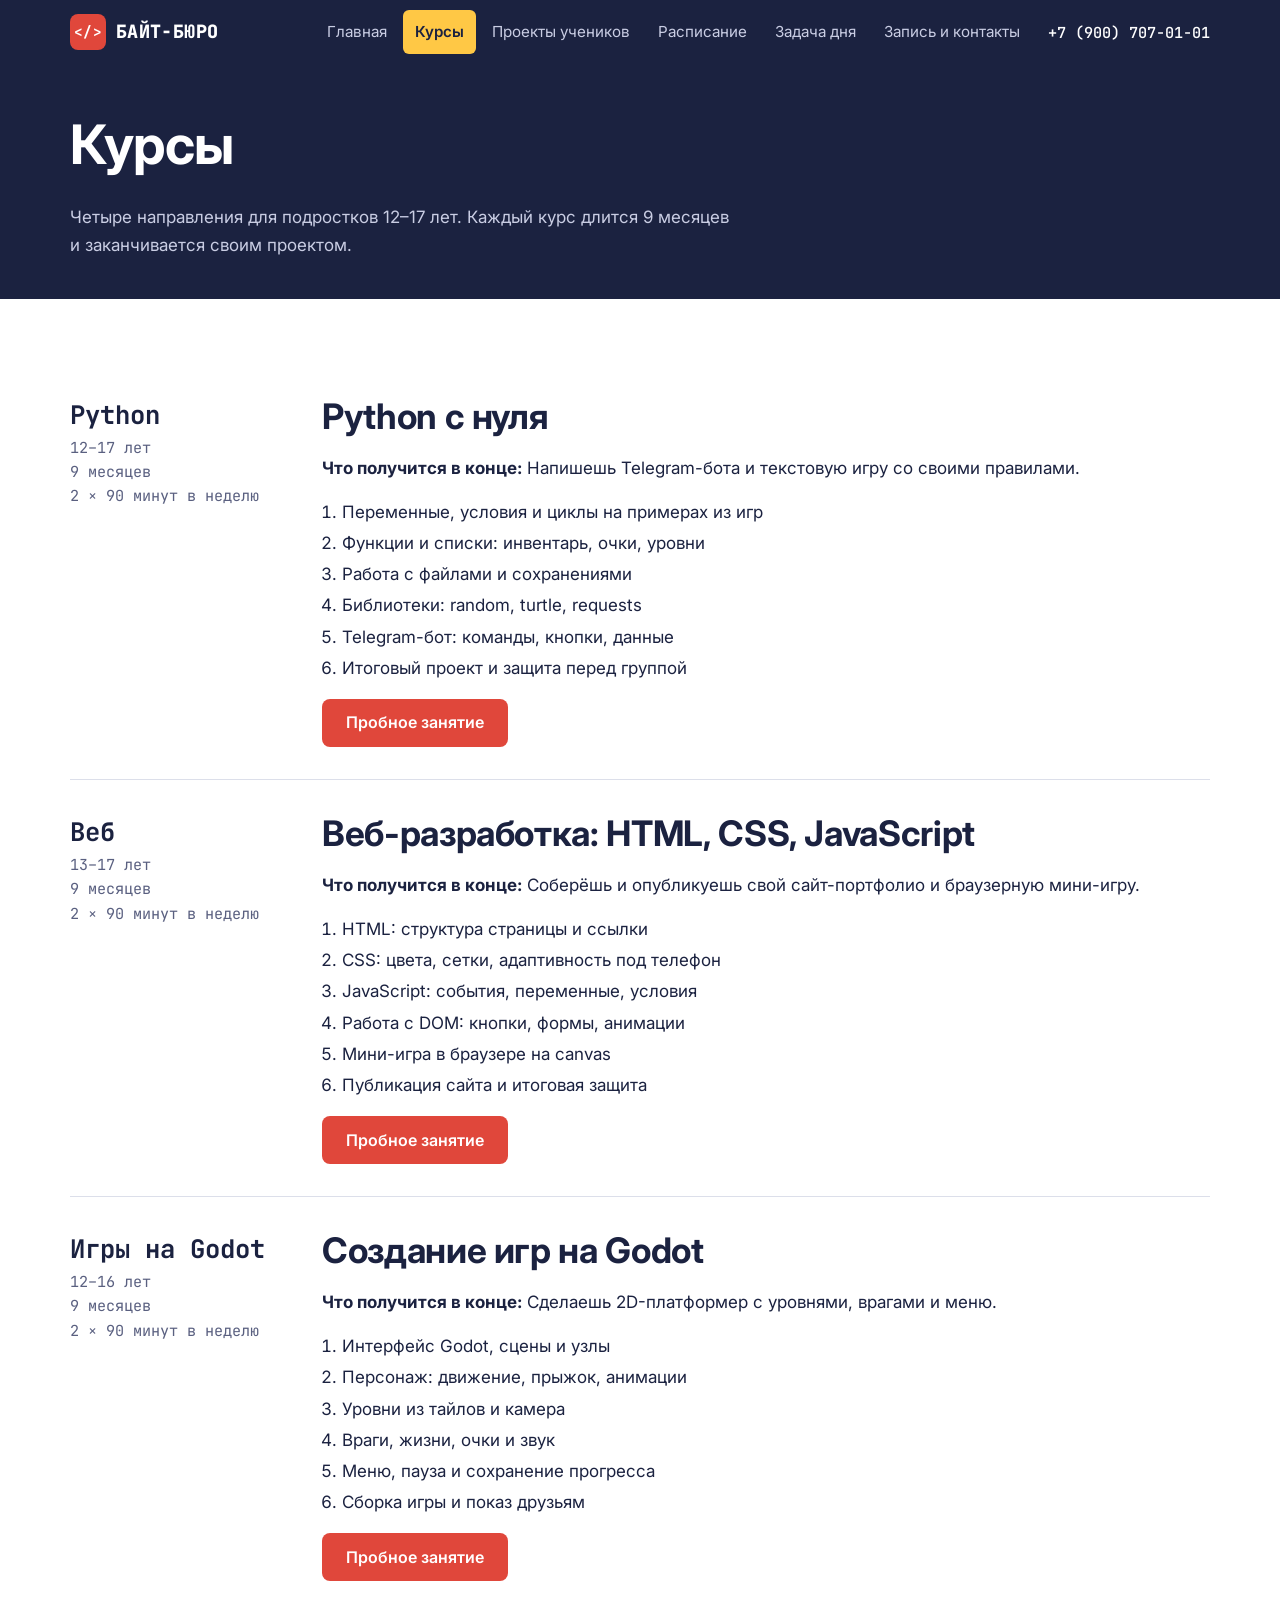
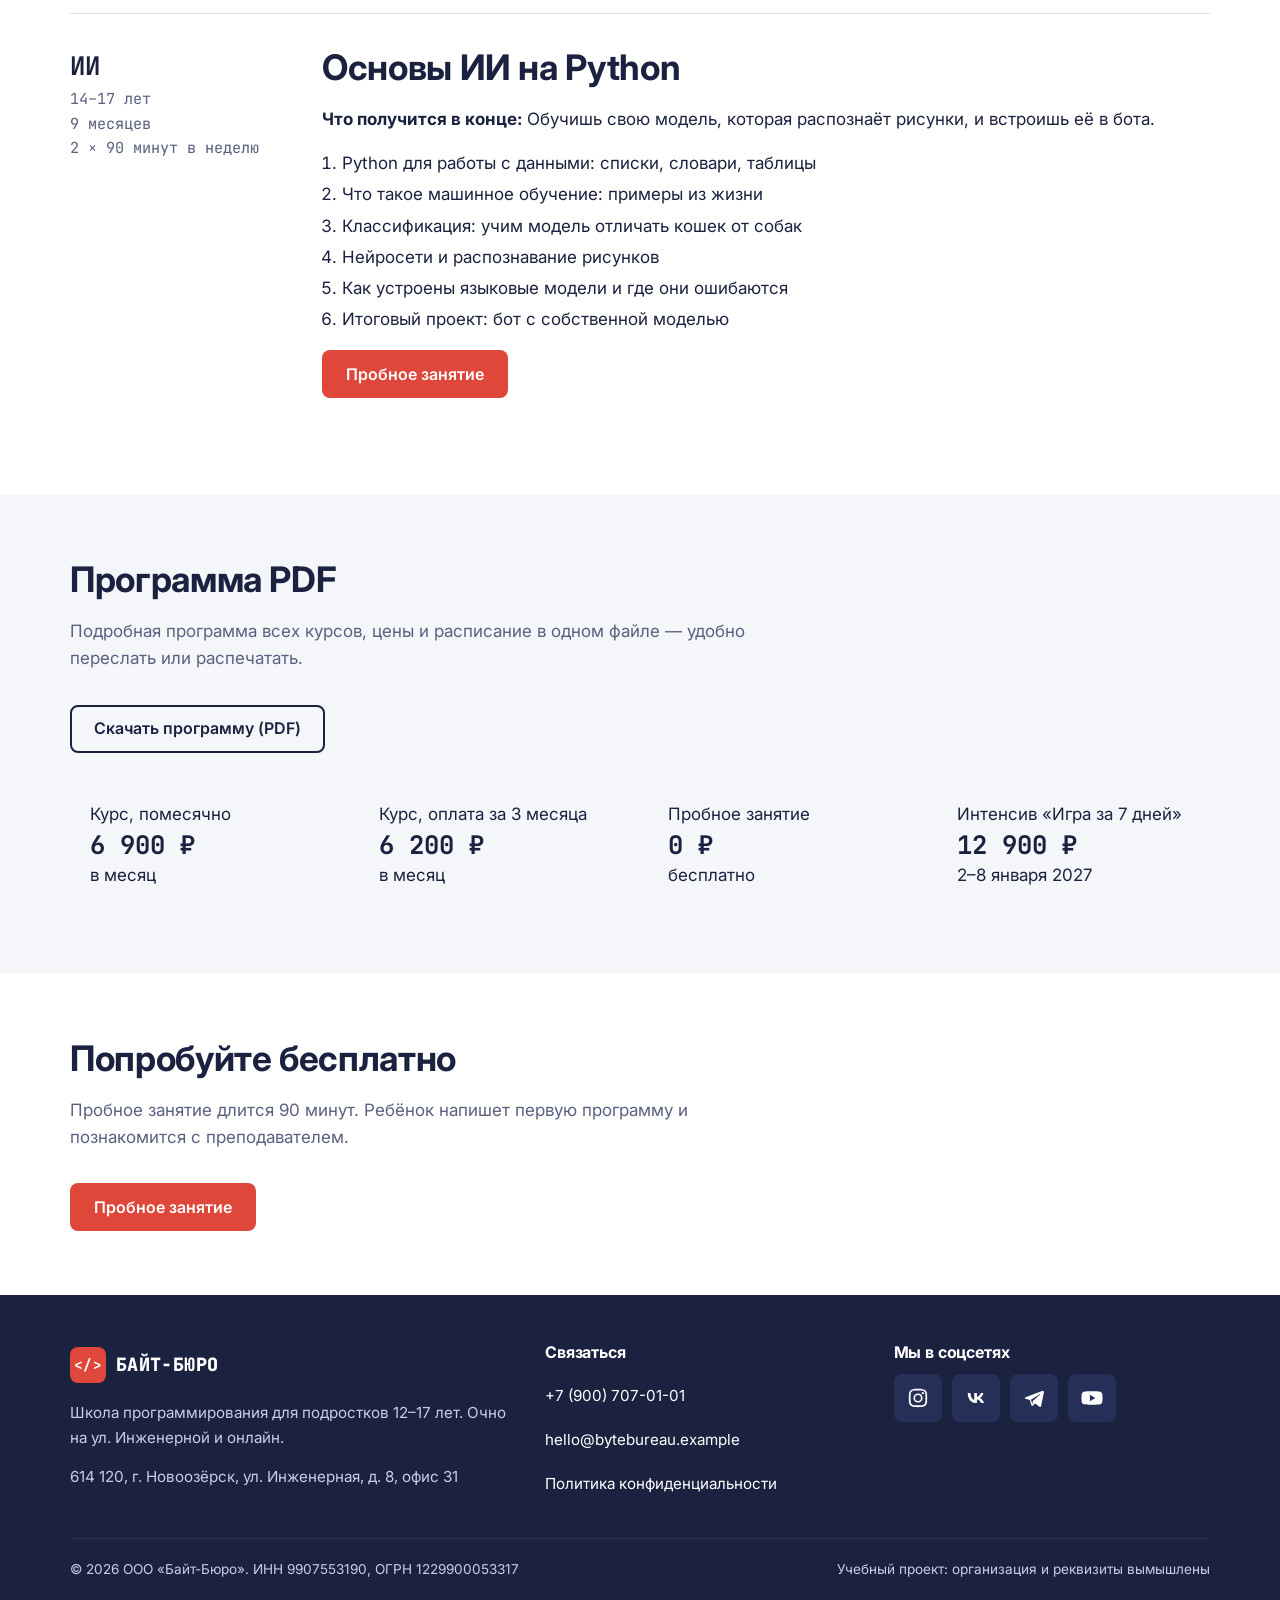
<file: courses.html>
<!DOCTYPE html>
<html lang="ru">
<head>
  <!-- Google tag (gtag.js) -->
  <script async src="https://www.googletagmanager.com/gtag/js?id=G-XXXXXXXXXX"></script>
  <script>
    window.dataLayer = window.dataLayer || [];
    function gtag(){dataLayer.push(arguments);}
    gtag('js', new Date());
    gtag('config', 'G-XXXXXXXXXX');
  </script>
  <meta charset="utf-8">
  <meta name="viewport" content="width=device-width, initial-scale=1">
  <title>Курсы программирования для подростков — Байт-Бюро</title>
  <meta name="description" content="Python с нуля, веб-разработка, игры на Godot и основы ИИ. 9 месяцев, 2 занятия в неделю. Программа курсов в PDF и цены.">
  <meta property="og:type" content="website">
  <meta property="og:locale" content="ru_RU">
  <meta property="og:site_name" content="Байт-Бюро">
  <meta property="og:title" content="Курсы программирования для подростков — Байт-Бюро">
  <meta property="og:description" content="Python с нуля, веб-разработка, игры на Godot и основы ИИ. 9 месяцев, 2 занятия в неделю. Программа курсов в PDF и цены.">
  <meta property="og:url" content="https://tz-07-shkola-programmirovaniya-bayt-byuro.vercel.app/courses.html">
  <meta property="og:image" content="https://tz-07-shkola-programmirovaniya-bayt-byuro.vercel.app/img/og-courses.jpg">
  <meta property="og:image:width" content="1200">
  <meta property="og:image:height" content="630">
  <meta name="twitter:card" content="summary_large_image">
  <meta name="theme-color" content="#1B2240">
  <link rel="icon" href="/favicon.ico" sizes="32x32">
  <link rel="icon" href="/img/favicon.svg" type="image/svg+xml">
  <link rel="preconnect" href="https://fonts.googleapis.com">
  <link rel="preconnect" href="https://fonts.gstatic.com" crossorigin>
  <link rel="stylesheet" href="https://fonts.googleapis.com/css2?family=Inter:wght@400;500;600;700;800&family=JetBrains+Mono:wght@500;600;700;800&display=swap">
  <link rel="stylesheet" href="css/style.css">
</head>
<body>
<a class="skip" href="#main">Перейти к содержимому</a>
<header class="header">
  <div class="wrap header__inner">
    <a class="logo" href="index.html" aria-label="Байт-Бюро, на главную">
      <span class="logo__mark" aria-hidden="true">&lt;/&gt;</span>БАЙТ-БЮРО
    </a>
    <button class="burger" type="button" aria-expanded="false" aria-controls="nav" aria-label="Открыть меню">☰</button>
    <nav class="nav" id="nav" aria-label="Основное меню">
      <ul class="nav__list">
          <li><a class="nav__link" href="index.html">Главная</a></li>
          <li><a class="nav__link" href="courses.html" aria-current="page">Курсы</a></li>
          <li><a class="nav__link" href="projects.html">Проекты учеников</a></li>
          <li><a class="nav__link" href="schedule.html">Расписание</a></li>
          <li><a class="nav__link" href="challenge.html">Задача дня</a></li>
          <li><a class="nav__link" href="contacts.html">Запись и контакты</a></li>
      </ul>
    </nav>
    <a class="header__phone" href="tel:+79007070101" data-event="contact_click" data-contact-type="phone">+7 (900) 707-01-01</a>
  </div>
</header>
<main id="main">
<section class="page-head">
  <div class="wrap">
    <h1>Курсы</h1>
    <p>Четыре направления для подростков 12–17 лет. Каждый курс длится 9 месяцев и заканчивается своим проектом.</p>
  </div>
</section>
<section class="section">
  <div class="wrap">
    <article class="course-full" id="python">
      <div class="course-full__meta"><strong>Python</strong>12–17 лет<br>9 месяцев<br>2 × 90 минут в неделю</div>
      <div>
        <h2 data-event="view_course" data-course-name="python" style="cursor:pointer">Python с нуля</h2>
        <p><b>Что получится в конце:</b> Напишешь Telegram-бота и текстовую игру со своими правилами.</p>
        <ol><li>Переменные, условия и циклы на примерах из игр</li><li>Функции и списки: инвентарь, очки, уровни</li><li>Работа с файлами и сохранениями</li><li>Библиотеки: random, turtle, requests</li><li>Telegram-бот: команды, кнопки, данные</li><li>Итоговый проект и защита перед группой</li></ol>
        <a class="btn btn--red" href="contacts.html?course=python" data-event="cta_click" data-button-name="course_trial_python" data-page-section="course_python">Пробное занятие</a>
      </div>
    </article>
    <article class="course-full" id="web">
      <div class="course-full__meta"><strong>Веб</strong>13–17 лет<br>9 месяцев<br>2 × 90 минут в неделю</div>
      <div>
        <h2 data-event="view_course" data-course-name="web" style="cursor:pointer">Веб-разработка: HTML, CSS, JavaScript</h2>
        <p><b>Что получится в конце:</b> Соберёшь и опубликуешь свой сайт-портфолио и браузерную мини-игру.</p>
        <ol><li>HTML: структура страницы и ссылки</li><li>CSS: цвета, сетки, адаптивность под телефон</li><li>JavaScript: события, переменные, условия</li><li>Работа с DOM: кнопки, формы, анимации</li><li>Мини-игра в браузере на canvas</li><li>Публикация сайта и итоговая защита</li></ol>
        <a class="btn btn--red" href="contacts.html?course=web" data-event="cta_click" data-button-name="course_trial_web" data-page-section="course_web">Пробное занятие</a>
      </div>
    </article>
    <article class="course-full" id="gamedev">
      <div class="course-full__meta"><strong>Игры на Godot</strong>12–16 лет<br>9 месяцев<br>2 × 90 минут в неделю</div>
      <div>
        <h2 data-event="view_course" data-course-name="gamedev" style="cursor:pointer">Создание игр на Godot</h2>
        <p><b>Что получится в конце:</b> Сделаешь 2D-платформер с уровнями, врагами и меню.</p>
        <ol><li>Интерфейс Godot, сцены и узлы</li><li>Персонаж: движение, прыжок, анимации</li><li>Уровни из тайлов и камера</li><li>Враги, жизни, очки и звук</li><li>Меню, пауза и сохранение прогресса</li><li>Сборка игры и показ друзьям</li></ol>
        <a class="btn btn--red" href="contacts.html?course=gamedev" data-event="cta_click" data-button-name="course_trial_gamedev" data-page-section="course_gamedev">Пробное занятие</a>
      </div>
    </article>
    <article class="course-full" id="ai">
      <div class="course-full__meta"><strong>ИИ</strong>14–17 лет<br>9 месяцев<br>2 × 90 минут в неделю</div>
      <div>
        <h2 data-event="view_course" data-course-name="ai" style="cursor:pointer">Основы ИИ на Python</h2>
        <p><b>Что получится в конце:</b> Обучишь свою модель, которая распознаёт рисунки, и встроишь её в бота.</p>
        <ol><li>Python для работы с данными: списки, словари, таблицы</li><li>Что такое машинное обучение: примеры из жизни</li><li>Классификация: учим модель отличать кошек от собак</li><li>Нейросети и распознавание рисунков</li><li>Как устроены языковые модели и где они ошибаются</li><li>Итоговый проект: бот с собственной моделью</li></ol>
        <a class="btn btn--red" href="contacts.html?course=ai" data-event="cta_click" data-button-name="course_trial_ai" data-page-section="course_ai">Пробное занятие</a>
      </div>
    </article>
  </div>
</section>

<section class="section section--paper" id="program">
  <div class="wrap">
    <h2>Программа PDF</h2>
    <p class="section__lead">Подробная программа всех курсов, цены и расписание в одном файле — удобно переслать или распечатать.</p>
    <p><a class="btn btn--ghost" href="files/programma-kursov-bayt-byuro.pdf" download>Скачать программу (PDF)</a></p>
    <div class="price-box" style="margin-top:28px">
      <div class="price"><div>Курс, помесячно</div><div class="price__sum">6 900 ₽</div><div>в месяц</div></div>
      <div class="price"><div>Курс, оплата за 3 месяца</div><div class="price__sum">6 200 ₽</div><div>в месяц</div></div>
      <div class="price"><div>Пробное занятие</div><div class="price__sum">0 ₽</div><div>бесплатно</div></div>
      <div class="price"><div>Интенсив «Игра за 7 дней»</div><div class="price__sum">12 900 ₽</div><div>2–8 января 2027</div></div>
    </div>
  </div>
</section>

<section class="section">
  <div class="wrap">
    <h2>Попробуйте бесплатно</h2>
    <p class="section__lead">Пробное занятие длится 90 минут. Ребёнок напишет первую программу и познакомится с преподавателем.</p>
    <a class="btn btn--red" href="contacts.html" data-event="cta_click" data-button-name="courses_trial" data-page-section="courses_bottom">Пробное занятие</a>
  </div>
</section>
</main>
<footer class="footer">
  <div class="wrap">
    <div class="footer__grid">
      <div>
        <a class="logo" href="index.html"><span class="logo__mark" aria-hidden="true">&lt;/&gt;</span>БАЙТ-БЮРО</a>
        <p style="margin-top:14px">Школа программирования для подростков 12–17 лет. Очно на ул. Инженерной и онлайн.</p>
        <p>614 120, г. Новоозёрск, ул. Инженерная, д. 8, офис 31</p>
      </div>
      <div>
        <h2>Связаться</h2>
        <ul>
          <li><a href="tel:+79007070101" data-event="contact_click" data-contact-type="phone">+7 (900) 707-01-01</a></li>
          <li><a href="mailto:hello@bytebureau.example" data-event="contact_click" data-contact-type="email">hello@bytebureau.example</a></li>
          <li><a href="privacy.html">Политика конфиденциальности</a></li>
        </ul>
      </div>
      <div>
        <h2>Мы в соцсетях</h2>
        <div class="socials">
          <a class="social" href="https://www.instagram.com/bytebureau_school/" target="_blank" rel="noopener" aria-label="Instagram" data-event="social_click" data-network="instagram" data-page-section="footer"><svg viewBox="0 0 24 24" aria-hidden="true"><path d="M12 7a5 5 0 1 0 0 10 5 5 0 0 0 0-10zm0 8.2a3.2 3.2 0 1 1 0-6.4 3.2 3.2 0 0 1 0 6.4zM17.3 5.5a1.2 1.2 0 1 0 0 2.4 1.2 1.2 0 0 0 0-2.4zM12 2c-2.7 0-3 0-4.1.1C4.3 2.3 2.3 4.3 2.1 7.9 2 9 2 9.3 2 12s0 3 .1 4.1c.2 3.6 2.2 5.6 5.8 5.8 1.1.1 1.4.1 4.1.1s3 0 4.1-.1c3.6-.2 5.6-2.2 5.8-5.8.1-1.1.1-1.4.1-4.1s0-3-.1-4.1c-.2-3.6-2.2-5.6-5.8-5.8C15 2 14.7 2 12 2zm0 1.8c2.7 0 3 0 4 .1 2.6.1 3.9 1.4 4 4 .1 1 .1 1.3.1 4s0 3-.1 4c-.1 2.6-1.4 3.9-4 4-1 .1-1.3.1-4 .1s-3 0-4-.1c-2.6-.1-3.9-1.4-4-4-.1-1-.1-1.3-.1-4s0-3 .1-4c.1-2.6 1.4-3.9 4-4 1-.1 1.3-.1 4-.1z"/></svg></a>
          <a class="social" href="https://vk.com/bytebureau_school" target="_blank" rel="noopener" aria-label="ВКонтакте" data-event="social_click" data-network="vk" data-page-section="footer"><svg viewBox="0 0 24 24" aria-hidden="true"><path d="M12.8 17.5C6.6 17.5 3.1 13.3 3 6.5h3c.1 5 2.3 7.1 4.1 7.5V6.5H13v4.3c1.8-.2 3.6-2.2 4.3-4.3h2.8c-.5 2.6-2.4 4.6-3.8 5.4 1.4.7 3.6 2.4 4.4 5.6h-3.1c-.7-2.1-2.3-3.7-4.6-3.9v3.9h-.2z"/></svg></a>
          <a class="social" href="https://t.me/bytebureau_parents" target="_blank" rel="noopener" aria-label="Telegram" data-event="social_click" data-network="telegram" data-page-section="footer"><svg viewBox="0 0 24 24" aria-hidden="true"><path d="M21.4 4.2 2.9 11.3c-1.3.5-1.2 1.2-.2 1.5l4.7 1.5 1.8 5.6c.2.6.4.8.9.8.4 0 .6-.2.8-.4l2.3-2.2 4.8 3.5c.9.5 1.5.2 1.7-.8l3.1-14.7c.3-1.3-.5-1.9-1.4-1.5zM8.6 14l9.6-6.1c.5-.3.9-.1.5.2l-8 7.2-.3 3.4L8.6 14z"/></svg></a>
          <a class="social" href="https://www.youtube.com/@bytebureau_school" target="_blank" rel="noopener" aria-label="YouTube" data-event="social_click" data-network="youtube" data-page-section="footer"><svg viewBox="0 0 24 24" aria-hidden="true"><path d="M23 7.2a3 3 0 0 0-2.1-2.1C19 4.6 12 4.6 12 4.6s-7 0-8.9.5A3 3 0 0 0 1 7.2C.5 9.1.5 12 .5 12s0 2.9.5 4.8a3 3 0 0 0 2.1 2.1c1.9.5 8.9.5 8.9.5s7 0 8.9-.5a3 3 0 0 0 2.1-2.1c.5-1.9.5-4.8.5-4.8s0-2.9-.5-4.8zM9.7 15.5v-7l6 3.5-6 3.5z"/></svg></a>
        </div>
      </div>
    </div>
    <div class="footer__bottom">
      <span>© 2026 ООО «Байт-Бюро». ИНН 9907553190, ОГРН 1229900053317</span>
      <span>Учебный проект: организация и реквизиты вымышлены</span>
    </div>
  </div>
</footer>
<script src="js/analytics.js" defer></script>
<script src="js/main.js" defer></script>
</body>
</html>
</file>
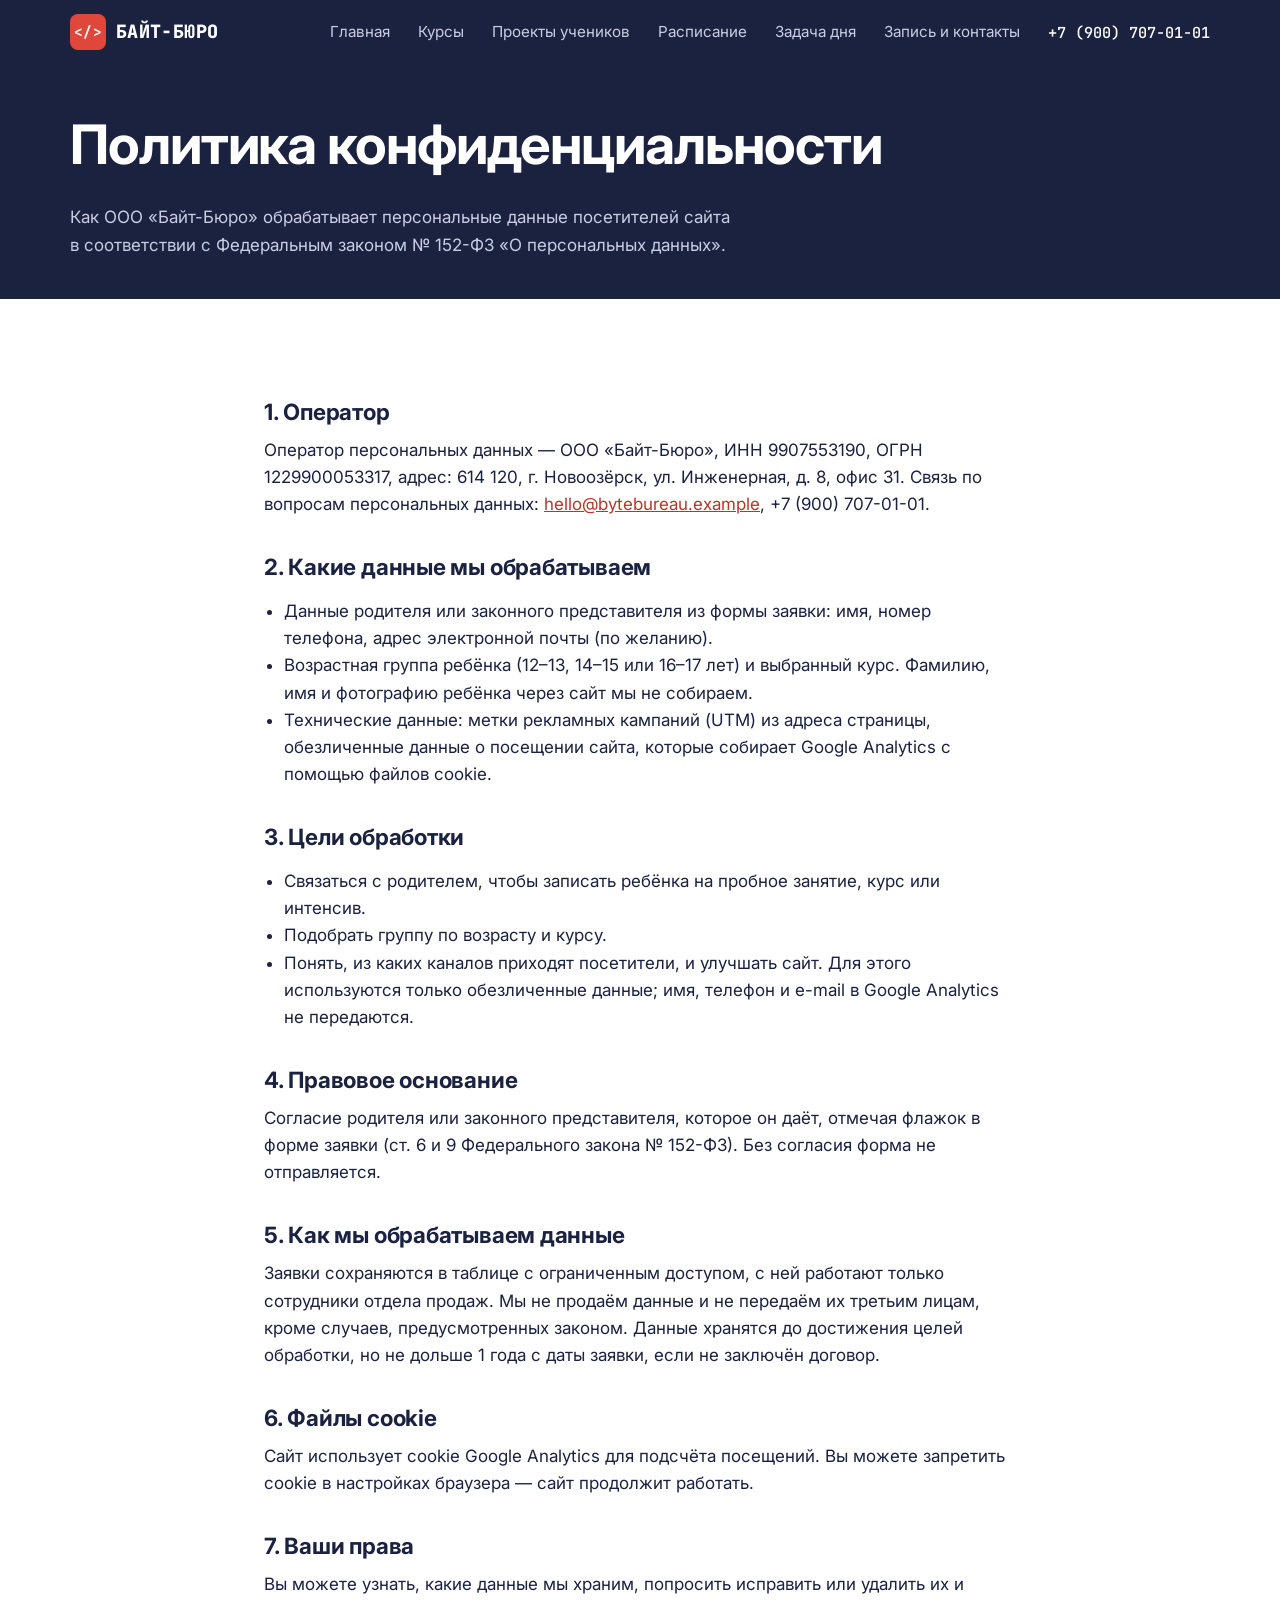
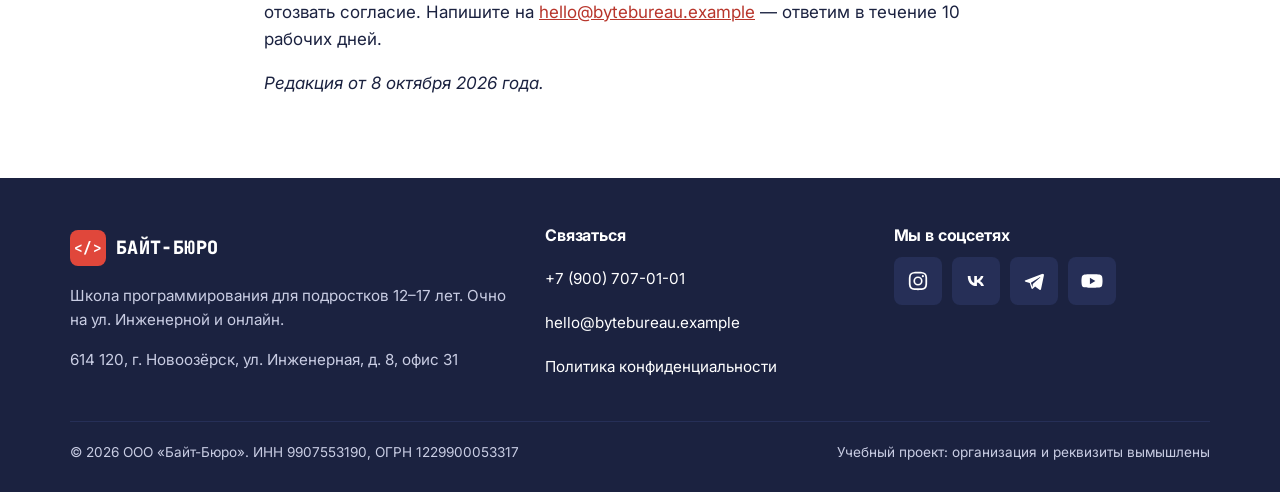
<file: privacy.html>
<!DOCTYPE html>
<html lang="ru">
<head>
  <!-- Google tag (gtag.js) -->
  <script async src="https://www.googletagmanager.com/gtag/js?id=G-XXXXXXXXXX"></script>
  <script>
    window.dataLayer = window.dataLayer || [];
    function gtag(){dataLayer.push(arguments);}
    gtag('js', new Date());
    gtag('config', 'G-XXXXXXXXXX');
  </script>
  <meta charset="utf-8">
  <meta name="viewport" content="width=device-width, initial-scale=1">
  <title>Политика конфиденциальности — Байт-Бюро</title>
  <meta name="description" content="Политика обработки персональных данных ООО «Байт-Бюро»: какие данные родителей собирает форма заявки, зачем и как их защищают по 152-ФЗ.">
  <meta property="og:type" content="website">
  <meta property="og:locale" content="ru_RU">
  <meta property="og:site_name" content="Байт-Бюро">
  <meta property="og:title" content="Политика конфиденциальности — Байт-Бюро">
  <meta property="og:description" content="Политика обработки персональных данных ООО «Байт-Бюро»: какие данные родителей собирает форма заявки, зачем и как их защищают по 152-ФЗ.">
  <meta property="og:url" content="https://tz-07-shkola-programmirovaniya-bayt-byuro.vercel.app/privacy.html">
  <meta property="og:image" content="https://tz-07-shkola-programmirovaniya-bayt-byuro.vercel.app/img/og-privacy.jpg">
  <meta property="og:image:width" content="1200">
  <meta property="og:image:height" content="630">
  <meta name="twitter:card" content="summary_large_image">
  <meta name="theme-color" content="#1B2240">
  <link rel="icon" href="/favicon.ico" sizes="32x32">
  <link rel="icon" href="/img/favicon.svg" type="image/svg+xml">
  <link rel="preconnect" href="https://fonts.googleapis.com">
  <link rel="preconnect" href="https://fonts.gstatic.com" crossorigin>
  <link rel="stylesheet" href="https://fonts.googleapis.com/css2?family=Inter:wght@400;500;600;700;800&family=JetBrains+Mono:wght@500;600;700;800&display=swap">
  <link rel="stylesheet" href="css/style.css">
</head>
<body>
<a class="skip" href="#main">Перейти к содержимому</a>
<header class="header">
  <div class="wrap header__inner">
    <a class="logo" href="index.html" aria-label="Байт-Бюро, на главную">
      <span class="logo__mark" aria-hidden="true">&lt;/&gt;</span>БАЙТ-БЮРО
    </a>
    <button class="burger" type="button" aria-expanded="false" aria-controls="nav" aria-label="Открыть меню">☰</button>
    <nav class="nav" id="nav" aria-label="Основное меню">
      <ul class="nav__list">
          <li><a class="nav__link" href="index.html">Главная</a></li>
          <li><a class="nav__link" href="courses.html">Курсы</a></li>
          <li><a class="nav__link" href="projects.html">Проекты учеников</a></li>
          <li><a class="nav__link" href="schedule.html">Расписание</a></li>
          <li><a class="nav__link" href="challenge.html">Задача дня</a></li>
          <li><a class="nav__link" href="contacts.html">Запись и контакты</a></li>
      </ul>
    </nav>
    <a class="header__phone" href="tel:+79007070101" data-event="contact_click" data-contact-type="phone">+7 (900) 707-01-01</a>
  </div>
</header>
<main id="main">
<section class="page-head">
  <div class="wrap">
    <h1>Политика конфиденциальности</h1>
    <p>Как ООО «Байт-Бюро» обрабатывает персональные данные посетителей сайта в соответствии с Федеральным законом № 152-ФЗ «О персональных данных».</p>
  </div>
</section>
<section class="section">
  <div class="wrap prose">
    <h2>1. Оператор</h2>
    <p>Оператор персональных данных — ООО «Байт-Бюро», ИНН 9907553190, ОГРН 1229900053317, адрес: 614 120, г. Новоозёрск, ул. Инженерная, д. 8, офис 31. Связь по вопросам персональных данных: <a href="mailto:hello@bytebureau.example">hello@bytebureau.example</a>, +7 (900) 707-01-01.</p>

    <h2>2. Какие данные мы обрабатываем</h2>
    <ul>
      <li>Данные родителя или законного представителя из формы заявки: имя, номер телефона, адрес электронной почты (по желанию).</li>
      <li>Возрастная группа ребёнка (12–13, 14–15 или 16–17 лет) и выбранный курс. Фамилию, имя и фотографию ребёнка через сайт мы не собираем.</li>
      <li>Технические данные: метки рекламных кампаний (UTM) из адреса страницы, обезличенные данные о посещении сайта, которые собирает Google Analytics с помощью файлов cookie.</li>
    </ul>

    <h2>3. Цели обработки</h2>
    <ul>
      <li>Связаться с родителем, чтобы записать ребёнка на пробное занятие, курс или интенсив.</li>
      <li>Подобрать группу по возрасту и курсу.</li>
      <li>Понять, из каких каналов приходят посетители, и улучшать сайт. Для этого используются только обезличенные данные; имя, телефон и e-mail в Google Analytics не передаются.</li>
    </ul>

    <h2>4. Правовое основание</h2>
    <p>Согласие родителя или законного представителя, которое он даёт, отмечая флажок в форме заявки (ст. 6 и 9 Федерального закона № 152-ФЗ). Без согласия форма не отправляется.</p>

    <h2>5. Как мы обрабатываем данные</h2>
    <p>Заявки сохраняются в таблице с ограниченным доступом, с ней работают только сотрудники отдела продаж. Мы не продаём данные и не передаём их третьим лицам, кроме случаев, предусмотренных законом. Данные хранятся до достижения целей обработки, но не дольше 1 года с даты заявки, если не заключён договор.</p>

    <h2>6. Файлы cookie</h2>
    <p>Сайт использует cookie Google Analytics для подсчёта посещений. Вы можете запретить cookie в настройках браузера — сайт продолжит работать.</p>

    <h2>7. Ваши права</h2>
    <p>Вы можете узнать, какие данные мы храним, попросить исправить или удалить их и отозвать согласие. Напишите на <a href="mailto:hello@bytebureau.example">hello@bytebureau.example</a> — ответим в течение 10 рабочих дней.</p>

    <p><i>Редакция от 8 октября 2026 года.</i></p>
  </div>
</section>
</main>
<footer class="footer">
  <div class="wrap">
    <div class="footer__grid">
      <div>
        <a class="logo" href="index.html"><span class="logo__mark" aria-hidden="true">&lt;/&gt;</span>БАЙТ-БЮРО</a>
        <p style="margin-top:14px">Школа программирования для подростков 12–17 лет. Очно на ул. Инженерной и онлайн.</p>
        <p>614 120, г. Новоозёрск, ул. Инженерная, д. 8, офис 31</p>
      </div>
      <div>
        <h2>Связаться</h2>
        <ul>
          <li><a href="tel:+79007070101" data-event="contact_click" data-contact-type="phone">+7 (900) 707-01-01</a></li>
          <li><a href="mailto:hello@bytebureau.example" data-event="contact_click" data-contact-type="email">hello@bytebureau.example</a></li>
          <li><a href="privacy.html">Политика конфиденциальности</a></li>
        </ul>
      </div>
      <div>
        <h2>Мы в соцсетях</h2>
        <div class="socials">
          <a class="social" href="https://www.instagram.com/bytebureau_school/" target="_blank" rel="noopener" aria-label="Instagram" data-event="social_click" data-network="instagram" data-page-section="footer"><svg viewBox="0 0 24 24" aria-hidden="true"><path d="M12 7a5 5 0 1 0 0 10 5 5 0 0 0 0-10zm0 8.2a3.2 3.2 0 1 1 0-6.4 3.2 3.2 0 0 1 0 6.4zM17.3 5.5a1.2 1.2 0 1 0 0 2.4 1.2 1.2 0 0 0 0-2.4zM12 2c-2.7 0-3 0-4.1.1C4.3 2.3 2.3 4.3 2.1 7.9 2 9 2 9.3 2 12s0 3 .1 4.1c.2 3.6 2.2 5.6 5.8 5.8 1.1.1 1.4.1 4.1.1s3 0 4.1-.1c3.6-.2 5.6-2.2 5.8-5.8.1-1.1.1-1.4.1-4.1s0-3-.1-4.1c-.2-3.6-2.2-5.6-5.8-5.8C15 2 14.7 2 12 2zm0 1.8c2.7 0 3 0 4 .1 2.6.1 3.9 1.4 4 4 .1 1 .1 1.3.1 4s0 3-.1 4c-.1 2.6-1.4 3.9-4 4-1 .1-1.3.1-4 .1s-3 0-4-.1c-2.6-.1-3.9-1.4-4-4-.1-1-.1-1.3-.1-4s0-3 .1-4c.1-2.6 1.4-3.9 4-4 1-.1 1.3-.1 4-.1z"/></svg></a>
          <a class="social" href="https://vk.com/bytebureau_school" target="_blank" rel="noopener" aria-label="ВКонтакте" data-event="social_click" data-network="vk" data-page-section="footer"><svg viewBox="0 0 24 24" aria-hidden="true"><path d="M12.8 17.5C6.6 17.5 3.1 13.3 3 6.5h3c.1 5 2.3 7.1 4.1 7.5V6.5H13v4.3c1.8-.2 3.6-2.2 4.3-4.3h2.8c-.5 2.6-2.4 4.6-3.8 5.4 1.4.7 3.6 2.4 4.4 5.6h-3.1c-.7-2.1-2.3-3.7-4.6-3.9v3.9h-.2z"/></svg></a>
          <a class="social" href="https://t.me/bytebureau_parents" target="_blank" rel="noopener" aria-label="Telegram" data-event="social_click" data-network="telegram" data-page-section="footer"><svg viewBox="0 0 24 24" aria-hidden="true"><path d="M21.4 4.2 2.9 11.3c-1.3.5-1.2 1.2-.2 1.5l4.7 1.5 1.8 5.6c.2.6.4.8.9.8.4 0 .6-.2.8-.4l2.3-2.2 4.8 3.5c.9.5 1.5.2 1.7-.8l3.1-14.7c.3-1.3-.5-1.9-1.4-1.5zM8.6 14l9.6-6.1c.5-.3.9-.1.5.2l-8 7.2-.3 3.4L8.6 14z"/></svg></a>
          <a class="social" href="https://www.youtube.com/@bytebureau_school" target="_blank" rel="noopener" aria-label="YouTube" data-event="social_click" data-network="youtube" data-page-section="footer"><svg viewBox="0 0 24 24" aria-hidden="true"><path d="M23 7.2a3 3 0 0 0-2.1-2.1C19 4.6 12 4.6 12 4.6s-7 0-8.9.5A3 3 0 0 0 1 7.2C.5 9.1.5 12 .5 12s0 2.9.5 4.8a3 3 0 0 0 2.1 2.1c1.9.5 8.9.5 8.9.5s7 0 8.9-.5a3 3 0 0 0 2.1-2.1c.5-1.9.5-4.8.5-4.8s0-2.9-.5-4.8zM9.7 15.5v-7l6 3.5-6 3.5z"/></svg></a>
        </div>
      </div>
    </div>
    <div class="footer__bottom">
      <span>© 2026 ООО «Байт-Бюро». ИНН 9907553190, ОГРН 1229900053317</span>
      <span>Учебный проект: организация и реквизиты вымышлены</span>
    </div>
  </div>
</footer>
<script src="js/analytics.js" defer></script>
<script src="js/main.js" defer></script>
</body>
</html>
</file>
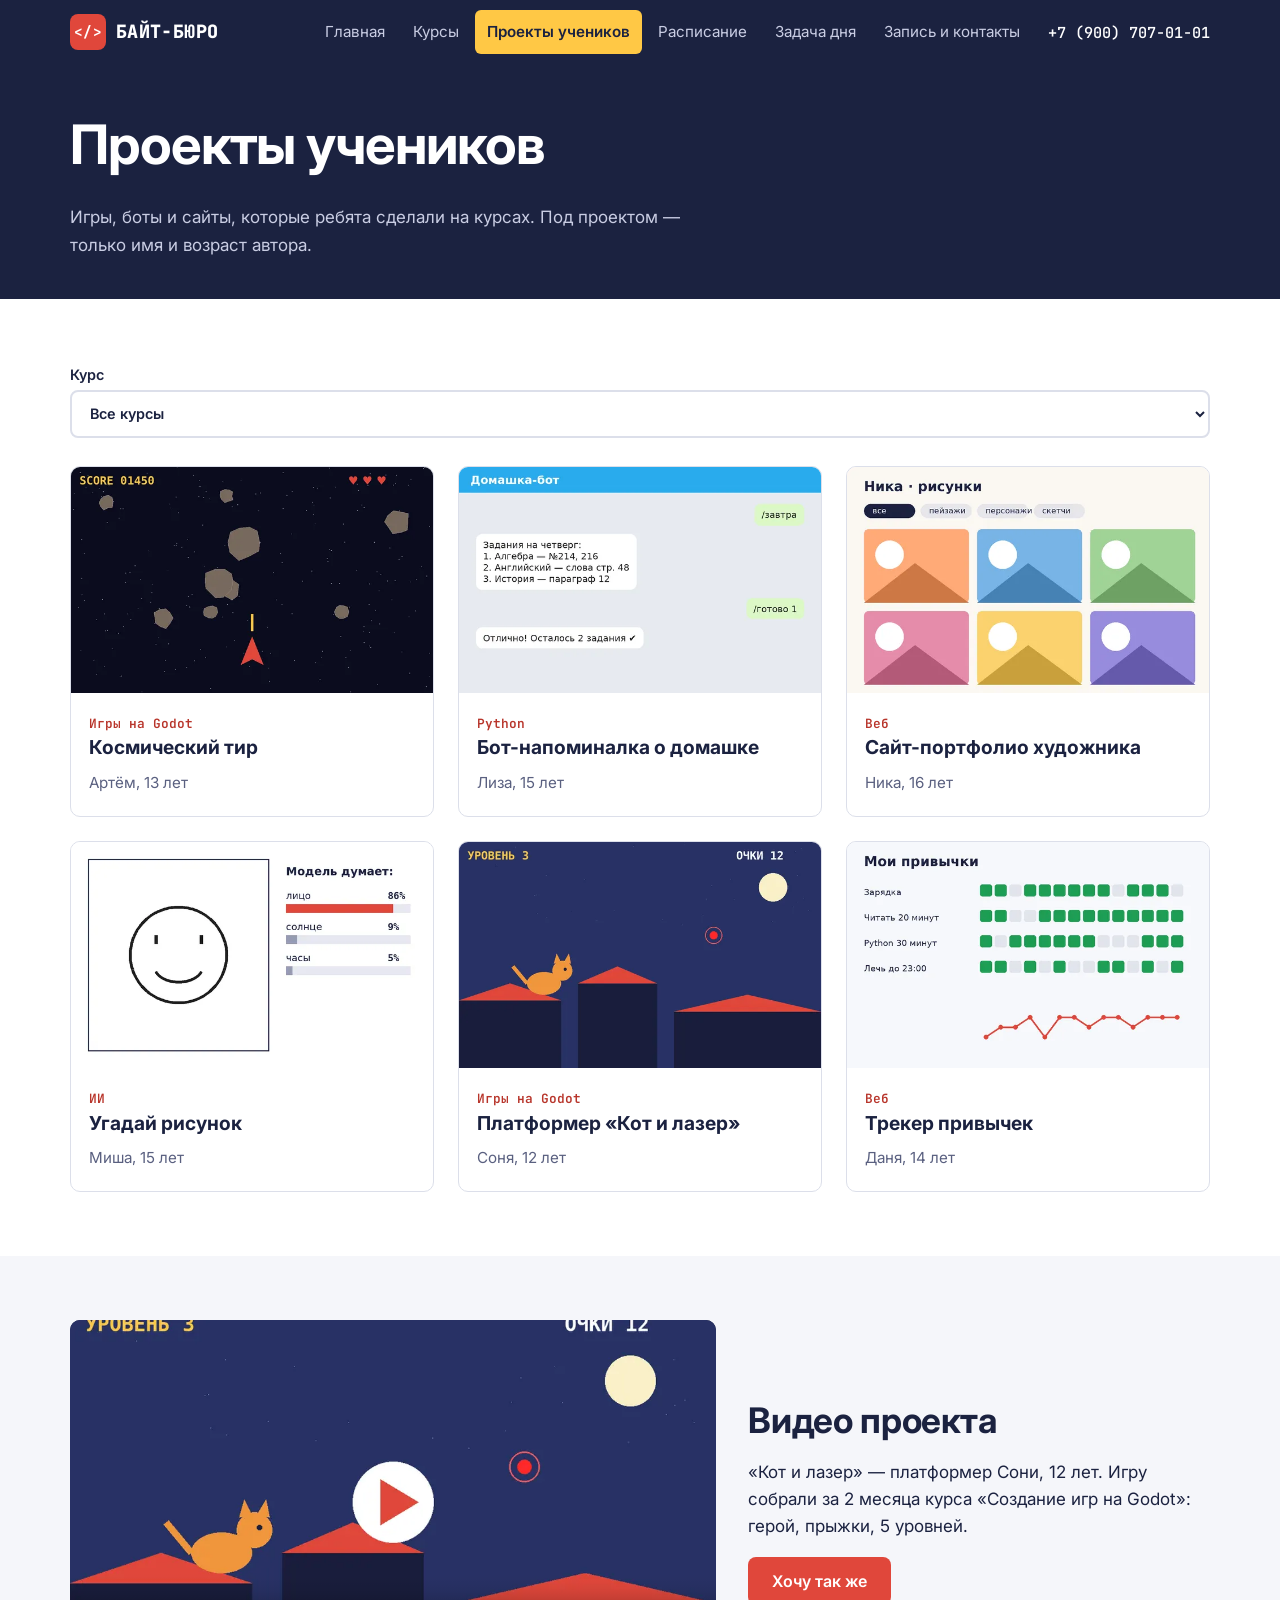
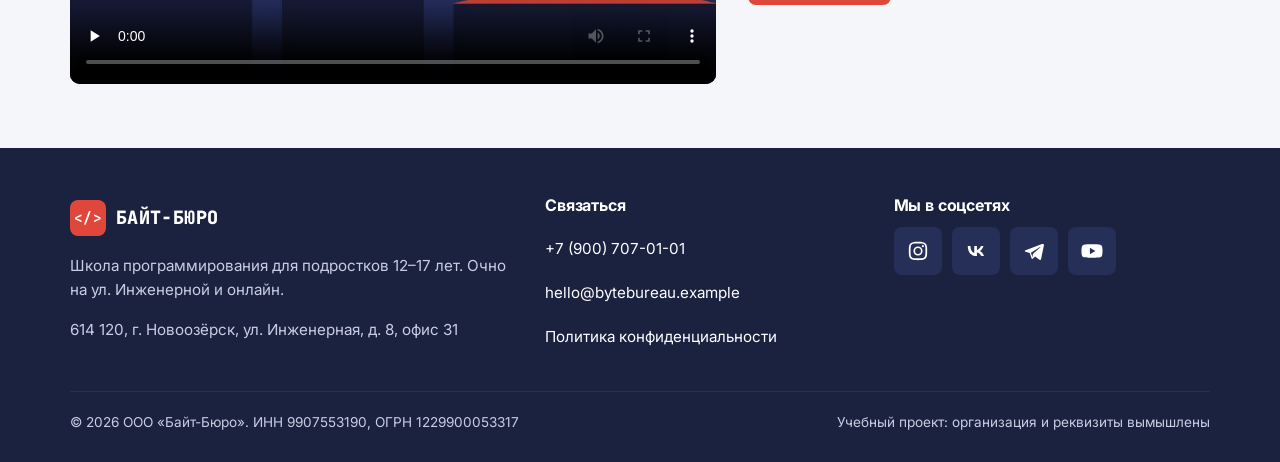
<file: projects.html>
<!DOCTYPE html>
<html lang="ru">
<head>
  <!-- Google tag (gtag.js) -->
  <script async src="https://www.googletagmanager.com/gtag/js?id=G-XXXXXXXXXX"></script>
  <script>
    window.dataLayer = window.dataLayer || [];
    function gtag(){dataLayer.push(arguments);}
    gtag('js', new Date());
    gtag('config', 'G-XXXXXXXXXX');
  </script>
  <meta charset="utf-8">
  <meta name="viewport" content="width=device-width, initial-scale=1">
  <title>Проекты учеников — Байт-Бюро</title>
  <meta name="description" content="Игры на Godot, Telegram-боты, сайты и модели ИИ, которые сделали подростки на курсах «Байт-Бюро». Фильтр по курсу и видео проекта.">
  <meta property="og:type" content="website">
  <meta property="og:locale" content="ru_RU">
  <meta property="og:site_name" content="Байт-Бюро">
  <meta property="og:title" content="Проекты учеников — Байт-Бюро">
  <meta property="og:description" content="Игры на Godot, Telegram-боты, сайты и модели ИИ, которые сделали подростки на курсах «Байт-Бюро». Фильтр по курсу и видео проекта.">
  <meta property="og:url" content="https://tz-07-shkola-programmirovaniya-bayt-byuro.vercel.app/projects.html">
  <meta property="og:image" content="https://tz-07-shkola-programmirovaniya-bayt-byuro.vercel.app/img/og-projects.jpg">
  <meta property="og:image:width" content="1200">
  <meta property="og:image:height" content="630">
  <meta name="twitter:card" content="summary_large_image">
  <meta name="theme-color" content="#1B2240">
  <link rel="icon" href="/favicon.ico" sizes="32x32">
  <link rel="icon" href="/img/favicon.svg" type="image/svg+xml">
  <link rel="preconnect" href="https://fonts.googleapis.com">
  <link rel="preconnect" href="https://fonts.gstatic.com" crossorigin>
  <link rel="stylesheet" href="https://fonts.googleapis.com/css2?family=Inter:wght@400;500;600;700;800&family=JetBrains+Mono:wght@500;600;700;800&display=swap">
  <link rel="stylesheet" href="css/style.css">
</head>
<body>
<a class="skip" href="#main">Перейти к содержимому</a>
<header class="header">
  <div class="wrap header__inner">
    <a class="logo" href="index.html" aria-label="Байт-Бюро, на главную">
      <span class="logo__mark" aria-hidden="true">&lt;/&gt;</span>БАЙТ-БЮРО
    </a>
    <button class="burger" type="button" aria-expanded="false" aria-controls="nav" aria-label="Открыть меню">☰</button>
    <nav class="nav" id="nav" aria-label="Основное меню">
      <ul class="nav__list">
          <li><a class="nav__link" href="index.html">Главная</a></li>
          <li><a class="nav__link" href="courses.html">Курсы</a></li>
          <li><a class="nav__link" href="projects.html" aria-current="page">Проекты учеников</a></li>
          <li><a class="nav__link" href="schedule.html">Расписание</a></li>
          <li><a class="nav__link" href="challenge.html">Задача дня</a></li>
          <li><a class="nav__link" href="contacts.html">Запись и контакты</a></li>
      </ul>
    </nav>
    <a class="header__phone" href="tel:+79007070101" data-event="contact_click" data-contact-type="phone">+7 (900) 707-01-01</a>
  </div>
</header>
<main id="main">
<section class="page-head">
  <div class="wrap">
    <h1>Проекты учеников</h1>
    <p>Игры, боты и сайты, которые ребята сделали на курсах. Под проектом — только имя и возраст автора.</p>
  </div>
</section>
<section class="section">
  <div class="wrap">
    <div class="filters">
      <label>Курс
        <select id="project-filter" data-event="project_view" data-filter-param="course_name">
          <option value="all">Все курсы</option><option value="python">Python</option><option value="web">Веб</option><option value="gamedev">Игры на Godot</option><option value="ai">ИИ</option>
        </select>
      </label>
    </div>
    <div class="projects" id="project-list">
      <button class="project" type="button" id="p01" data-course="gamedev"
        data-event="project_view" data-project-id="p01" data-course-name="gamedev">
        <img src="img/p01.webp" alt="Скриншот проекта «Космический тир»" width="640" height="400" loading="lazy">
        <span class="project__body">
          <span class="project__course">Игры на Godot</span>
          <h3>Космический тир</h3>
          <span class="project__author">Артём, 13 лет</span>
          <span class="project__about" hidden>Корабль уворачивается от астероидов, каждые 30 секунд скорость растёт.</span>
        </span>
      </button>
      <button class="project" type="button" id="p02" data-course="python"
        data-event="project_view" data-project-id="p02" data-course-name="python">
        <img src="img/p02.webp" alt="Скриншот проекта «Бот-напоминалка о домашке»" width="640" height="400" loading="lazy">
        <span class="project__body">
          <span class="project__course">Python</span>
          <h3>Бот-напоминалка о домашке</h3>
          <span class="project__author">Лиза, 15 лет</span>
          <span class="project__about" hidden>Telegram-бот присылает список заданий на завтра и отмечает сделанные.</span>
        </span>
      </button>
      <button class="project" type="button" id="p03" data-course="web"
        data-event="project_view" data-project-id="p03" data-course-name="web">
        <img src="img/p03.webp" alt="Скриншот проекта «Сайт-портфолио художника»" width="640" height="400" loading="lazy">
        <span class="project__body">
          <span class="project__course">Веб</span>
          <h3>Сайт-портфолио художника</h3>
          <span class="project__author">Ника, 16 лет</span>
          <span class="project__about" hidden>Галерея рисунков с фильтром по темам, работает на телефоне.</span>
        </span>
      </button>
      <button class="project" type="button" id="p04" data-course="ai"
        data-event="project_view" data-project-id="p04" data-course-name="ai">
        <img src="img/p04.webp" alt="Скриншот проекта «Угадай рисунок»" width="640" height="400" loading="lazy">
        <span class="project__body">
          <span class="project__course">ИИ</span>
          <h3>Угадай рисунок</h3>
          <span class="project__author">Миша, 15 лет</span>
          <span class="project__about" hidden>Рисуешь мышкой, модель угадывает один из 10 предметов.</span>
        </span>
      </button>
      <button class="project" type="button" id="p05" data-course="gamedev"
        data-event="project_view" data-project-id="p05" data-course-name="gamedev">
        <img src="img/p05.webp" alt="Скриншот проекта «Платформер «Кот и лазер»»" width="640" height="400" loading="lazy">
        <span class="project__body">
          <span class="project__course">Игры на Godot</span>
          <h3>Платформер «Кот и лазер»</h3>
          <span class="project__author">Соня, 12 лет</span>
          <span class="project__about" hidden>Кот прыгает по крышам за лазерной точкой, 5 уровней и босс-пылесос.</span>
        </span>
      </button>
      <button class="project" type="button" id="p06" data-course="web"
        data-event="project_view" data-project-id="p06" data-course-name="web">
        <img src="img/p06.webp" alt="Скриншот проекта «Трекер привычек»" width="640" height="400" loading="lazy">
        <span class="project__body">
          <span class="project__course">Веб</span>
          <h3>Трекер привычек</h3>
          <span class="project__author">Даня, 14 лет</span>
          <span class="project__about" hidden>Отмечаешь привычки по дням, сайт рисует график серий.</span>
        </span>
      </button>
    </div>
    <p class="empty" id="project-empty" hidden>По этому курсу проектов пока нет — выберите другой.</p>
  </div>
</section>

<section class="section section--paper" id="video">
  <div class="wrap video-box">
    <video controls preload="none" poster="img/video-poster.webp" width="960" height="540"
      data-event="video_play" data-video-title="Кот и лазер — платформер на Godot">
      <source src="files/kot-i-lazer.mp4" type="video/mp4">
      Ваш браузер не поддерживает видео.
    </video>
    <div>
      <h2>Видео проекта</h2>
      <p>«Кот и лазер» — платформер Сони, 12 лет. Игру собрали за 2 месяца курса «Создание игр на Godot»: герой, прыжки, 5 уровней.</p>
      <a class="btn btn--red" href="contacts.html?course=gamedev" data-event="cta_click" data-button-name="video_gamedev_trial" data-page-section="video">Хочу так же</a>
    </div>
  </div>
</section>
</main>
<footer class="footer">
  <div class="wrap">
    <div class="footer__grid">
      <div>
        <a class="logo" href="index.html"><span class="logo__mark" aria-hidden="true">&lt;/&gt;</span>БАЙТ-БЮРО</a>
        <p style="margin-top:14px">Школа программирования для подростков 12–17 лет. Очно на ул. Инженерной и онлайн.</p>
        <p>614 120, г. Новоозёрск, ул. Инженерная, д. 8, офис 31</p>
      </div>
      <div>
        <h2>Связаться</h2>
        <ul>
          <li><a href="tel:+79007070101" data-event="contact_click" data-contact-type="phone">+7 (900) 707-01-01</a></li>
          <li><a href="mailto:hello@bytebureau.example" data-event="contact_click" data-contact-type="email">hello@bytebureau.example</a></li>
          <li><a href="privacy.html">Политика конфиденциальности</a></li>
        </ul>
      </div>
      <div>
        <h2>Мы в соцсетях</h2>
        <div class="socials">
          <a class="social" href="https://www.instagram.com/bytebureau_school/" target="_blank" rel="noopener" aria-label="Instagram" data-event="social_click" data-network="instagram" data-page-section="footer"><svg viewBox="0 0 24 24" aria-hidden="true"><path d="M12 7a5 5 0 1 0 0 10 5 5 0 0 0 0-10zm0 8.2a3.2 3.2 0 1 1 0-6.4 3.2 3.2 0 0 1 0 6.4zM17.3 5.5a1.2 1.2 0 1 0 0 2.4 1.2 1.2 0 0 0 0-2.4zM12 2c-2.7 0-3 0-4.1.1C4.3 2.3 2.3 4.3 2.1 7.9 2 9 2 9.3 2 12s0 3 .1 4.1c.2 3.6 2.2 5.6 5.8 5.8 1.1.1 1.4.1 4.1.1s3 0 4.1-.1c3.6-.2 5.6-2.2 5.8-5.8.1-1.1.1-1.4.1-4.1s0-3-.1-4.1c-.2-3.6-2.2-5.6-5.8-5.8C15 2 14.7 2 12 2zm0 1.8c2.7 0 3 0 4 .1 2.6.1 3.9 1.4 4 4 .1 1 .1 1.3.1 4s0 3-.1 4c-.1 2.6-1.4 3.9-4 4-1 .1-1.3.1-4 .1s-3 0-4-.1c-2.6-.1-3.9-1.4-4-4-.1-1-.1-1.3-.1-4s0-3 .1-4c.1-2.6 1.4-3.9 4-4 1-.1 1.3-.1 4-.1z"/></svg></a>
          <a class="social" href="https://vk.com/bytebureau_school" target="_blank" rel="noopener" aria-label="ВКонтакте" data-event="social_click" data-network="vk" data-page-section="footer"><svg viewBox="0 0 24 24" aria-hidden="true"><path d="M12.8 17.5C6.6 17.5 3.1 13.3 3 6.5h3c.1 5 2.3 7.1 4.1 7.5V6.5H13v4.3c1.8-.2 3.6-2.2 4.3-4.3h2.8c-.5 2.6-2.4 4.6-3.8 5.4 1.4.7 3.6 2.4 4.4 5.6h-3.1c-.7-2.1-2.3-3.7-4.6-3.9v3.9h-.2z"/></svg></a>
          <a class="social" href="https://t.me/bytebureau_parents" target="_blank" rel="noopener" aria-label="Telegram" data-event="social_click" data-network="telegram" data-page-section="footer"><svg viewBox="0 0 24 24" aria-hidden="true"><path d="M21.4 4.2 2.9 11.3c-1.3.5-1.2 1.2-.2 1.5l4.7 1.5 1.8 5.6c.2.6.4.8.9.8.4 0 .6-.2.8-.4l2.3-2.2 4.8 3.5c.9.5 1.5.2 1.7-.8l3.1-14.7c.3-1.3-.5-1.9-1.4-1.5zM8.6 14l9.6-6.1c.5-.3.9-.1.5.2l-8 7.2-.3 3.4L8.6 14z"/></svg></a>
          <a class="social" href="https://www.youtube.com/@bytebureau_school" target="_blank" rel="noopener" aria-label="YouTube" data-event="social_click" data-network="youtube" data-page-section="footer"><svg viewBox="0 0 24 24" aria-hidden="true"><path d="M23 7.2a3 3 0 0 0-2.1-2.1C19 4.6 12 4.6 12 4.6s-7 0-8.9.5A3 3 0 0 0 1 7.2C.5 9.1.5 12 .5 12s0 2.9.5 4.8a3 3 0 0 0 2.1 2.1c1.9.5 8.9.5 8.9.5s7 0 8.9-.5a3 3 0 0 0 2.1-2.1c.5-1.9.5-4.8.5-4.8s0-2.9-.5-4.8zM9.7 15.5v-7l6 3.5-6 3.5z"/></svg></a>
        </div>
      </div>
    </div>
    <div class="footer__bottom">
      <span>© 2026 ООО «Байт-Бюро». ИНН 9907553190, ОГРН 1229900053317</span>
      <span>Учебный проект: организация и реквизиты вымышлены</span>
    </div>
  </div>
</footer>
<script src="js/analytics.js" defer></script>
<script src="js/main.js" defer></script>
</body>
</html>
</file>
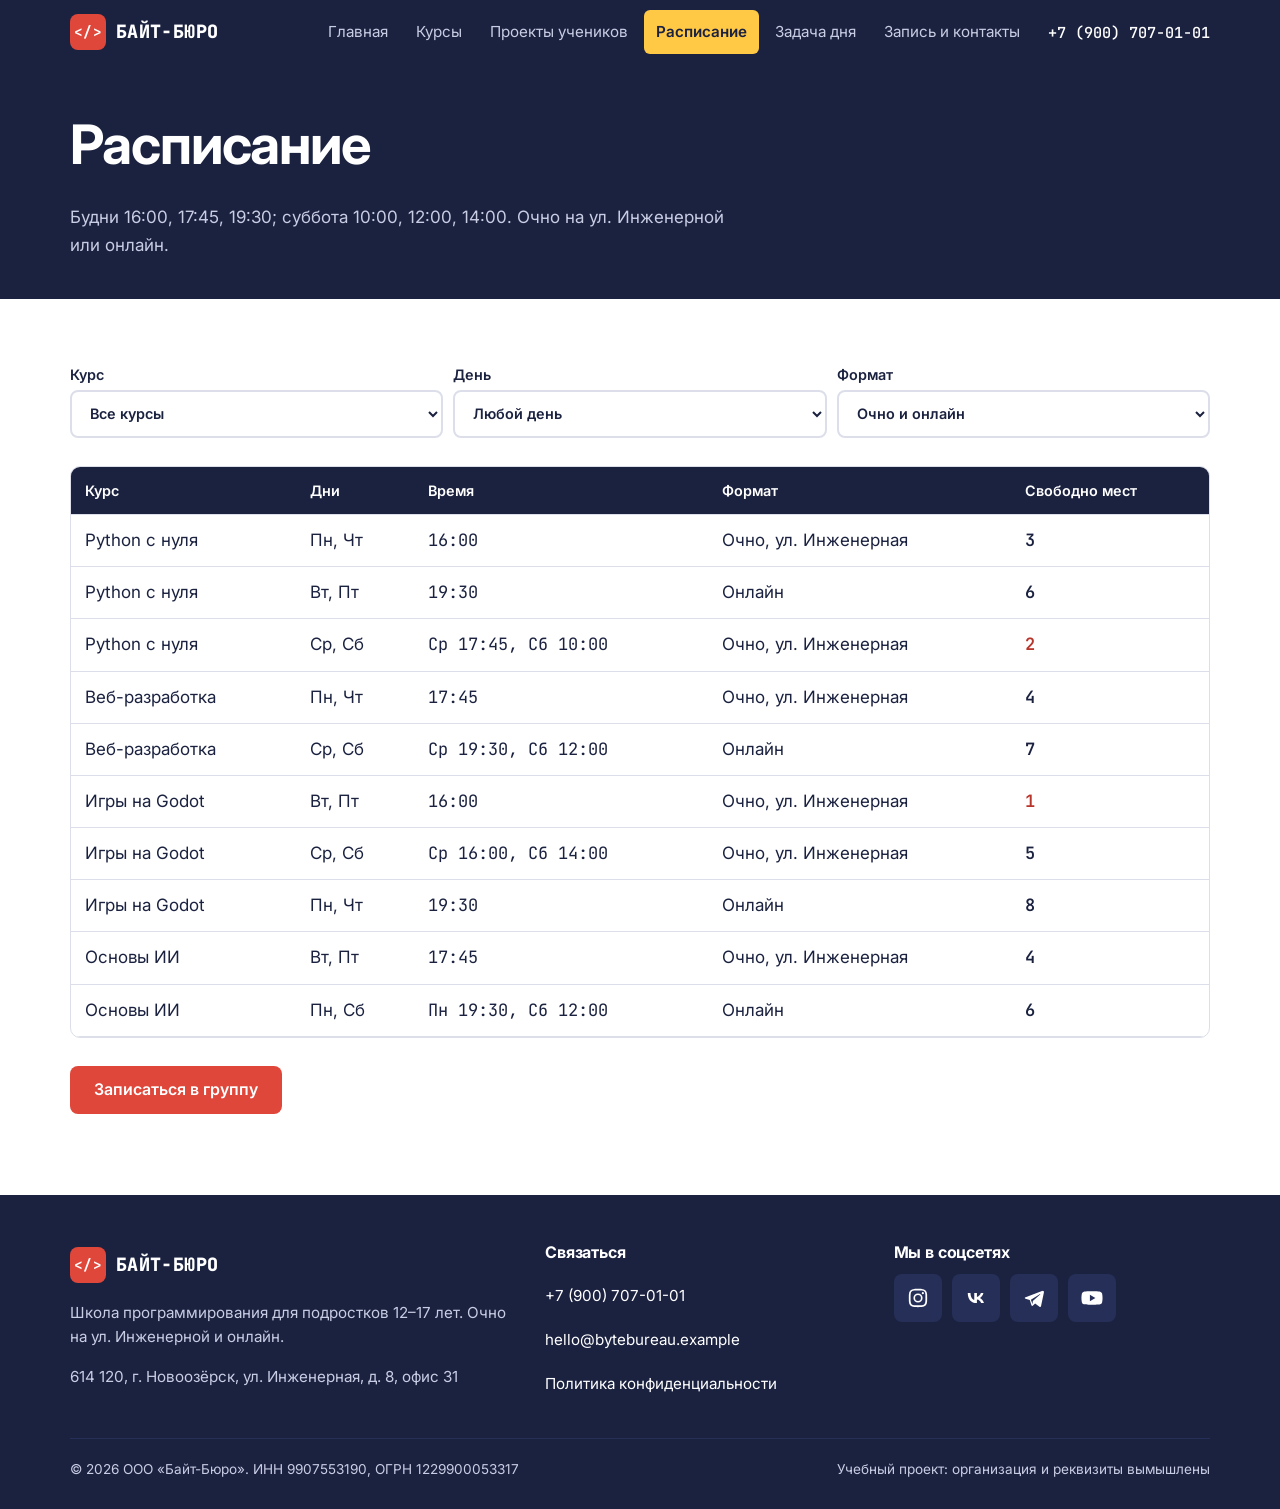
<file: schedule.html>
<!DOCTYPE html>
<html lang="ru">
<head>
  <!-- Google tag (gtag.js) -->
  <script async src="https://www.googletagmanager.com/gtag/js?id=G-XXXXXXXXXX"></script>
  <script>
    window.dataLayer = window.dataLayer || [];
    function gtag(){dataLayer.push(arguments);}
    gtag('js', new Date());
    gtag('config', 'G-XXXXXXXXXX');
  </script>
  <meta charset="utf-8">
  <meta name="viewport" content="width=device-width, initial-scale=1">
  <title>Расписание групп — Байт-Бюро</title>
  <meta name="description" content="Расписание групп по Python, веб-разработке, играм на Godot и ИИ: будни и суббота, очно и онлайн. Фильтр по курсу, дню и формату.">
  <meta property="og:type" content="website">
  <meta property="og:locale" content="ru_RU">
  <meta property="og:site_name" content="Байт-Бюро">
  <meta property="og:title" content="Расписание групп — Байт-Бюро">
  <meta property="og:description" content="Расписание групп по Python, веб-разработке, играм на Godot и ИИ: будни и суббота, очно и онлайн. Фильтр по курсу, дню и формату.">
  <meta property="og:url" content="https://tz-07-shkola-programmirovaniya-bayt-byuro.vercel.app/schedule.html">
  <meta property="og:image" content="https://tz-07-shkola-programmirovaniya-bayt-byuro.vercel.app/img/og-schedule.jpg">
  <meta property="og:image:width" content="1200">
  <meta property="og:image:height" content="630">
  <meta name="twitter:card" content="summary_large_image">
  <meta name="theme-color" content="#1B2240">
  <link rel="icon" href="/favicon.ico" sizes="32x32">
  <link rel="icon" href="/img/favicon.svg" type="image/svg+xml">
  <link rel="preconnect" href="https://fonts.googleapis.com">
  <link rel="preconnect" href="https://fonts.gstatic.com" crossorigin>
  <link rel="stylesheet" href="https://fonts.googleapis.com/css2?family=Inter:wght@400;500;600;700;800&family=JetBrains+Mono:wght@500;600;700;800&display=swap">
  <link rel="stylesheet" href="css/style.css">
</head>
<body>
<a class="skip" href="#main">Перейти к содержимому</a>
<header class="header">
  <div class="wrap header__inner">
    <a class="logo" href="index.html" aria-label="Байт-Бюро, на главную">
      <span class="logo__mark" aria-hidden="true">&lt;/&gt;</span>БАЙТ-БЮРО
    </a>
    <button class="burger" type="button" aria-expanded="false" aria-controls="nav" aria-label="Открыть меню">☰</button>
    <nav class="nav" id="nav" aria-label="Основное меню">
      <ul class="nav__list">
          <li><a class="nav__link" href="index.html">Главная</a></li>
          <li><a class="nav__link" href="courses.html">Курсы</a></li>
          <li><a class="nav__link" href="projects.html">Проекты учеников</a></li>
          <li><a class="nav__link" href="schedule.html" aria-current="page">Расписание</a></li>
          <li><a class="nav__link" href="challenge.html">Задача дня</a></li>
          <li><a class="nav__link" href="contacts.html">Запись и контакты</a></li>
      </ul>
    </nav>
    <a class="header__phone" href="tel:+79007070101" data-event="contact_click" data-contact-type="phone">+7 (900) 707-01-01</a>
  </div>
</header>
<main id="main">
<section class="page-head">
  <div class="wrap">
    <h1>Расписание</h1>
    <p>Будни 16:00, 17:45, 19:30; суббота 10:00, 12:00, 14:00. Очно на ул. Инженерной или онлайн.</p>
  </div>
</section>
<section class="section">
  <div class="wrap">
    <div class="filters" role="group" aria-label="Фильтр расписания">
      <label>Курс
        <select id="f-course" data-event="schedule_filter" data-filter="course"><option value="all">Все курсы</option><option value="python">Python</option><option value="web">Веб</option><option value="gamedev">Игры на Godot</option><option value="ai">ИИ</option></select>
      </label>
      <label>День
        <select id="f-day" data-event="schedule_filter" data-filter="day">
          <option value="all">Любой день</option>
          <option value="mon">Понедельник</option>
          <option value="tue">Вторник</option>
          <option value="wed">Среда</option>
          <option value="thu">Четверг</option>
          <option value="fri">Пятница</option>
          <option value="sat">Суббота</option>
        </select>
      </label>
      <label>Формат
        <select id="f-format" data-event="schedule_filter" data-filter="format">
          <option value="all">Очно и онлайн</option>
          <option value="offline">Очно</option>
          <option value="online">Онлайн</option>
        </select>
      </label>
    </div>
    <div class="table-wrap">
      <table class="groups">
        <caption class="visually-hidden">Группы и свободные места</caption>
        <thead><tr><th scope="col">Курс</th><th scope="col">Дни</th><th scope="col">Время</th><th scope="col">Формат</th><th scope="col">Свободно мест</th></tr></thead>
        <tbody id="groups-body"></tbody>
      </table>
      <p class="empty" id="groups-empty" hidden>Под такой фильтр групп нет. Попробуйте другой день или формат.</p>
    </div>
    <p style="margin-top:28px"><a class="btn btn--red" href="contacts.html" id="schedule-cta" data-event="cta_click" data-button-name="schedule_join" data-page-section="schedule">Записаться в группу</a></p>
  </div>
</section>
</main>
<footer class="footer">
  <div class="wrap">
    <div class="footer__grid">
      <div>
        <a class="logo" href="index.html"><span class="logo__mark" aria-hidden="true">&lt;/&gt;</span>БАЙТ-БЮРО</a>
        <p style="margin-top:14px">Школа программирования для подростков 12–17 лет. Очно на ул. Инженерной и онлайн.</p>
        <p>614 120, г. Новоозёрск, ул. Инженерная, д. 8, офис 31</p>
      </div>
      <div>
        <h2>Связаться</h2>
        <ul>
          <li><a href="tel:+79007070101" data-event="contact_click" data-contact-type="phone">+7 (900) 707-01-01</a></li>
          <li><a href="mailto:hello@bytebureau.example" data-event="contact_click" data-contact-type="email">hello@bytebureau.example</a></li>
          <li><a href="privacy.html">Политика конфиденциальности</a></li>
        </ul>
      </div>
      <div>
        <h2>Мы в соцсетях</h2>
        <div class="socials">
          <a class="social" href="https://www.instagram.com/bytebureau_school/" target="_blank" rel="noopener" aria-label="Instagram" data-event="social_click" data-network="instagram" data-page-section="footer"><svg viewBox="0 0 24 24" aria-hidden="true"><path d="M12 7a5 5 0 1 0 0 10 5 5 0 0 0 0-10zm0 8.2a3.2 3.2 0 1 1 0-6.4 3.2 3.2 0 0 1 0 6.4zM17.3 5.5a1.2 1.2 0 1 0 0 2.4 1.2 1.2 0 0 0 0-2.4zM12 2c-2.7 0-3 0-4.1.1C4.3 2.3 2.3 4.3 2.1 7.9 2 9 2 9.3 2 12s0 3 .1 4.1c.2 3.6 2.2 5.6 5.8 5.8 1.1.1 1.4.1 4.1.1s3 0 4.1-.1c3.6-.2 5.6-2.2 5.8-5.8.1-1.1.1-1.4.1-4.1s0-3-.1-4.1c-.2-3.6-2.2-5.6-5.8-5.8C15 2 14.7 2 12 2zm0 1.8c2.7 0 3 0 4 .1 2.6.1 3.9 1.4 4 4 .1 1 .1 1.3.1 4s0 3-.1 4c-.1 2.6-1.4 3.9-4 4-1 .1-1.3.1-4 .1s-3 0-4-.1c-2.6-.1-3.9-1.4-4-4-.1-1-.1-1.3-.1-4s0-3 .1-4c.1-2.6 1.4-3.9 4-4 1-.1 1.3-.1 4-.1z"/></svg></a>
          <a class="social" href="https://vk.com/bytebureau_school" target="_blank" rel="noopener" aria-label="ВКонтакте" data-event="social_click" data-network="vk" data-page-section="footer"><svg viewBox="0 0 24 24" aria-hidden="true"><path d="M12.8 17.5C6.6 17.5 3.1 13.3 3 6.5h3c.1 5 2.3 7.1 4.1 7.5V6.5H13v4.3c1.8-.2 3.6-2.2 4.3-4.3h2.8c-.5 2.6-2.4 4.6-3.8 5.4 1.4.7 3.6 2.4 4.4 5.6h-3.1c-.7-2.1-2.3-3.7-4.6-3.9v3.9h-.2z"/></svg></a>
          <a class="social" href="https://t.me/bytebureau_parents" target="_blank" rel="noopener" aria-label="Telegram" data-event="social_click" data-network="telegram" data-page-section="footer"><svg viewBox="0 0 24 24" aria-hidden="true"><path d="M21.4 4.2 2.9 11.3c-1.3.5-1.2 1.2-.2 1.5l4.7 1.5 1.8 5.6c.2.6.4.8.9.8.4 0 .6-.2.8-.4l2.3-2.2 4.8 3.5c.9.5 1.5.2 1.7-.8l3.1-14.7c.3-1.3-.5-1.9-1.4-1.5zM8.6 14l9.6-6.1c.5-.3.9-.1.5.2l-8 7.2-.3 3.4L8.6 14z"/></svg></a>
          <a class="social" href="https://www.youtube.com/@bytebureau_school" target="_blank" rel="noopener" aria-label="YouTube" data-event="social_click" data-network="youtube" data-page-section="footer"><svg viewBox="0 0 24 24" aria-hidden="true"><path d="M23 7.2a3 3 0 0 0-2.1-2.1C19 4.6 12 4.6 12 4.6s-7 0-8.9.5A3 3 0 0 0 1 7.2C.5 9.1.5 12 .5 12s0 2.9.5 4.8a3 3 0 0 0 2.1 2.1c1.9.5 8.9.5 8.9.5s7 0 8.9-.5a3 3 0 0 0 2.1-2.1c.5-1.9.5-4.8.5-4.8s0-2.9-.5-4.8zM9.7 15.5v-7l6 3.5-6 3.5z"/></svg></a>
        </div>
      </div>
    </div>
    <div class="footer__bottom">
      <span>© 2026 ООО «Байт-Бюро». ИНН 9907553190, ОГРН 1229900053317</span>
      <span>Учебный проект: организация и реквизиты вымышлены</span>
    </div>
  </div>
</footer>
<script src="js/analytics.js" defer></script>
<script src="js/main.js" defer></script>
<script src="js/schedule.js" defer></script>
</body>
</html>
</file>
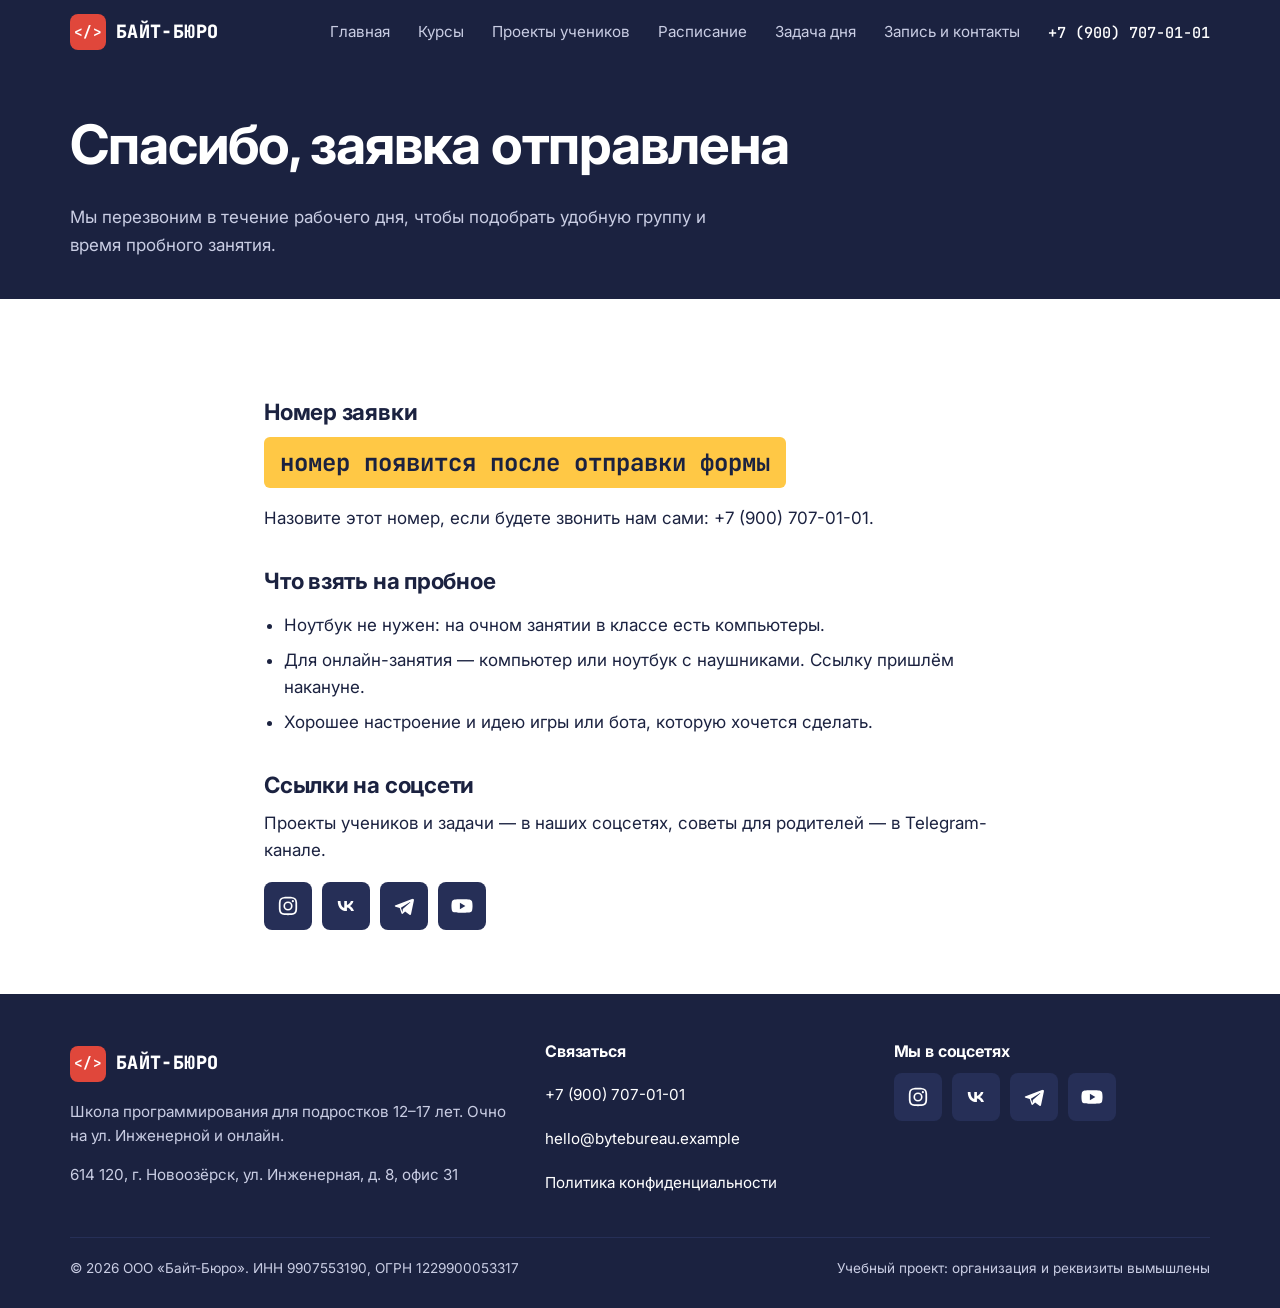
<file: thanks.html>
<!DOCTYPE html>
<html lang="ru">
<head>
  <!-- Google tag (gtag.js) -->
  <script async src="https://www.googletagmanager.com/gtag/js?id=G-XXXXXXXXXX"></script>
  <script>
    window.dataLayer = window.dataLayer || [];
    function gtag(){dataLayer.push(arguments);}
    gtag('js', new Date());
    gtag('config', 'G-XXXXXXXXXX');
  </script>
  <meta charset="utf-8">
  <meta name="viewport" content="width=device-width, initial-scale=1">
  <title>Заявка отправлена — Байт-Бюро</title>
  <meta name="description" content="Спасибо за заявку в школу программирования «Байт-Бюро». Номер заявки и что взять на пробное занятие.">
  <meta property="og:type" content="website">
  <meta property="og:locale" content="ru_RU">
  <meta property="og:site_name" content="Байт-Бюро">
  <meta property="og:title" content="Заявка отправлена — Байт-Бюро">
  <meta property="og:description" content="Спасибо за заявку в школу программирования «Байт-Бюро». Номер заявки и что взять на пробное занятие.">
  <meta property="og:url" content="https://tz-07-shkola-programmirovaniya-bayt-byuro.vercel.app/thanks.html">
  <meta property="og:image" content="https://tz-07-shkola-programmirovaniya-bayt-byuro.vercel.app/img/og-thanks.jpg">
  <meta property="og:image:width" content="1200">
  <meta property="og:image:height" content="630">
  <meta name="twitter:card" content="summary_large_image">
  <meta name="theme-color" content="#1B2240">
  <link rel="icon" href="/favicon.ico" sizes="32x32">
  <link rel="icon" href="/img/favicon.svg" type="image/svg+xml">
  <link rel="preconnect" href="https://fonts.googleapis.com">
  <link rel="preconnect" href="https://fonts.gstatic.com" crossorigin>
  <link rel="stylesheet" href="https://fonts.googleapis.com/css2?family=Inter:wght@400;500;600;700;800&family=JetBrains+Mono:wght@500;600;700;800&display=swap">
  <link rel="stylesheet" href="css/style.css">
  <meta name="robots" content="noindex">
</head>
<body>
<a class="skip" href="#main">Перейти к содержимому</a>
<header class="header">
  <div class="wrap header__inner">
    <a class="logo" href="index.html" aria-label="Байт-Бюро, на главную">
      <span class="logo__mark" aria-hidden="true">&lt;/&gt;</span>БАЙТ-БЮРО
    </a>
    <button class="burger" type="button" aria-expanded="false" aria-controls="nav" aria-label="Открыть меню">☰</button>
    <nav class="nav" id="nav" aria-label="Основное меню">
      <ul class="nav__list">
          <li><a class="nav__link" href="index.html">Главная</a></li>
          <li><a class="nav__link" href="courses.html">Курсы</a></li>
          <li><a class="nav__link" href="projects.html">Проекты учеников</a></li>
          <li><a class="nav__link" href="schedule.html">Расписание</a></li>
          <li><a class="nav__link" href="challenge.html">Задача дня</a></li>
          <li><a class="nav__link" href="contacts.html">Запись и контакты</a></li>
      </ul>
    </nav>
    <a class="header__phone" href="tel:+79007070101" data-event="contact_click" data-contact-type="phone">+7 (900) 707-01-01</a>
  </div>
</header>
<main id="main">
<section class="page-head">
  <div class="wrap">
    <h1>Спасибо, заявка отправлена</h1>
    <p>Мы перезвоним в течение рабочего дня, чтобы подобрать удобную группу и время пробного занятия.</p>
  </div>
</section>
<section class="section">
  <div class="wrap prose">
    <h2>Номер заявки</h2>
    <p><span class="ticket" id="ticket">—</span></p>
    <p>Назовите этот номер, если будете звонить нам сами: +7 (900) 707-01-01.</p>

    <h2>Что взять на пробное</h2>
    <ul class="steps">
      <li>Ноутбук не нужен: на очном занятии в классе есть компьютеры.</li>
      <li>Для онлайн-занятия — компьютер или ноутбук с наушниками. Ссылку пришлём накануне.</li>
      <li>Хорошее настроение и идею игры или бота, которую хочется сделать.</li>
    </ul>

    <h2>Ссылки на соцсети</h2>
    <p>Проекты учеников и задачи — в наших соцсетях, советы для родителей — в Telegram-канале.</p>
    <div class="socials">
      <a class="social" href="https://www.instagram.com/bytebureau_school/" target="_blank" rel="noopener" aria-label="Instagram" data-event="social_click" data-network="instagram" data-page-section="thanks"><svg viewBox="0 0 24 24" aria-hidden="true"><path d="M12 7a5 5 0 1 0 0 10 5 5 0 0 0 0-10zm0 8.2a3.2 3.2 0 1 1 0-6.4 3.2 3.2 0 0 1 0 6.4zM17.3 5.5a1.2 1.2 0 1 0 0 2.4 1.2 1.2 0 0 0 0-2.4zM12 2c-2.7 0-3 0-4.1.1C4.3 2.3 2.3 4.3 2.1 7.9 2 9 2 9.3 2 12s0 3 .1 4.1c.2 3.6 2.2 5.6 5.8 5.8 1.1.1 1.4.1 4.1.1s3 0 4.1-.1c3.6-.2 5.6-2.2 5.8-5.8.1-1.1.1-1.4.1-4.1s0-3-.1-4.1c-.2-3.6-2.2-5.6-5.8-5.8C15 2 14.7 2 12 2zm0 1.8c2.7 0 3 0 4 .1 2.6.1 3.9 1.4 4 4 .1 1 .1 1.3.1 4s0 3-.1 4c-.1 2.6-1.4 3.9-4 4-1 .1-1.3.1-4 .1s-3 0-4-.1c-2.6-.1-3.9-1.4-4-4-.1-1-.1-1.3-.1-4s0-3 .1-4c.1-2.6 1.4-3.9 4-4 1-.1 1.3-.1 4-.1z"/></svg></a>
          <a class="social" href="https://vk.com/bytebureau_school" target="_blank" rel="noopener" aria-label="ВКонтакте" data-event="social_click" data-network="vk" data-page-section="thanks"><svg viewBox="0 0 24 24" aria-hidden="true"><path d="M12.8 17.5C6.6 17.5 3.1 13.3 3 6.5h3c.1 5 2.3 7.1 4.1 7.5V6.5H13v4.3c1.8-.2 3.6-2.2 4.3-4.3h2.8c-.5 2.6-2.4 4.6-3.8 5.4 1.4.7 3.6 2.4 4.4 5.6h-3.1c-.7-2.1-2.3-3.7-4.6-3.9v3.9h-.2z"/></svg></a>
          <a class="social" href="https://t.me/bytebureau_parents" target="_blank" rel="noopener" aria-label="Telegram" data-event="social_click" data-network="telegram" data-page-section="thanks"><svg viewBox="0 0 24 24" aria-hidden="true"><path d="M21.4 4.2 2.9 11.3c-1.3.5-1.2 1.2-.2 1.5l4.7 1.5 1.8 5.6c.2.6.4.8.9.8.4 0 .6-.2.8-.4l2.3-2.2 4.8 3.5c.9.5 1.5.2 1.7-.8l3.1-14.7c.3-1.3-.5-1.9-1.4-1.5zM8.6 14l9.6-6.1c.5-.3.9-.1.5.2l-8 7.2-.3 3.4L8.6 14z"/></svg></a>
          <a class="social" href="https://www.youtube.com/@bytebureau_school" target="_blank" rel="noopener" aria-label="YouTube" data-event="social_click" data-network="youtube" data-page-section="thanks"><svg viewBox="0 0 24 24" aria-hidden="true"><path d="M23 7.2a3 3 0 0 0-2.1-2.1C19 4.6 12 4.6 12 4.6s-7 0-8.9.5A3 3 0 0 0 1 7.2C.5 9.1.5 12 .5 12s0 2.9.5 4.8a3 3 0 0 0 2.1 2.1c1.9.5 8.9.5 8.9.5s7 0 8.9-.5a3 3 0 0 0 2.1-2.1c.5-1.9.5-4.8.5-4.8s0-2.9-.5-4.8zM9.7 15.5v-7l6 3.5-6 3.5z"/></svg></a>
    </div>
  </div>
</section>
</main>
<footer class="footer">
  <div class="wrap">
    <div class="footer__grid">
      <div>
        <a class="logo" href="index.html"><span class="logo__mark" aria-hidden="true">&lt;/&gt;</span>БАЙТ-БЮРО</a>
        <p style="margin-top:14px">Школа программирования для подростков 12–17 лет. Очно на ул. Инженерной и онлайн.</p>
        <p>614 120, г. Новоозёрск, ул. Инженерная, д. 8, офис 31</p>
      </div>
      <div>
        <h2>Связаться</h2>
        <ul>
          <li><a href="tel:+79007070101" data-event="contact_click" data-contact-type="phone">+7 (900) 707-01-01</a></li>
          <li><a href="mailto:hello@bytebureau.example" data-event="contact_click" data-contact-type="email">hello@bytebureau.example</a></li>
          <li><a href="privacy.html">Политика конфиденциальности</a></li>
        </ul>
      </div>
      <div>
        <h2>Мы в соцсетях</h2>
        <div class="socials">
          <a class="social" href="https://www.instagram.com/bytebureau_school/" target="_blank" rel="noopener" aria-label="Instagram" data-event="social_click" data-network="instagram" data-page-section="footer"><svg viewBox="0 0 24 24" aria-hidden="true"><path d="M12 7a5 5 0 1 0 0 10 5 5 0 0 0 0-10zm0 8.2a3.2 3.2 0 1 1 0-6.4 3.2 3.2 0 0 1 0 6.4zM17.3 5.5a1.2 1.2 0 1 0 0 2.4 1.2 1.2 0 0 0 0-2.4zM12 2c-2.7 0-3 0-4.1.1C4.3 2.3 2.3 4.3 2.1 7.9 2 9 2 9.3 2 12s0 3 .1 4.1c.2 3.6 2.2 5.6 5.8 5.8 1.1.1 1.4.1 4.1.1s3 0 4.1-.1c3.6-.2 5.6-2.2 5.8-5.8.1-1.1.1-1.4.1-4.1s0-3-.1-4.1c-.2-3.6-2.2-5.6-5.8-5.8C15 2 14.7 2 12 2zm0 1.8c2.7 0 3 0 4 .1 2.6.1 3.9 1.4 4 4 .1 1 .1 1.3.1 4s0 3-.1 4c-.1 2.6-1.4 3.9-4 4-1 .1-1.3.1-4 .1s-3 0-4-.1c-2.6-.1-3.9-1.4-4-4-.1-1-.1-1.3-.1-4s0-3 .1-4c.1-2.6 1.4-3.9 4-4 1-.1 1.3-.1 4-.1z"/></svg></a>
          <a class="social" href="https://vk.com/bytebureau_school" target="_blank" rel="noopener" aria-label="ВКонтакте" data-event="social_click" data-network="vk" data-page-section="footer"><svg viewBox="0 0 24 24" aria-hidden="true"><path d="M12.8 17.5C6.6 17.5 3.1 13.3 3 6.5h3c.1 5 2.3 7.1 4.1 7.5V6.5H13v4.3c1.8-.2 3.6-2.2 4.3-4.3h2.8c-.5 2.6-2.4 4.6-3.8 5.4 1.4.7 3.6 2.4 4.4 5.6h-3.1c-.7-2.1-2.3-3.7-4.6-3.9v3.9h-.2z"/></svg></a>
          <a class="social" href="https://t.me/bytebureau_parents" target="_blank" rel="noopener" aria-label="Telegram" data-event="social_click" data-network="telegram" data-page-section="footer"><svg viewBox="0 0 24 24" aria-hidden="true"><path d="M21.4 4.2 2.9 11.3c-1.3.5-1.2 1.2-.2 1.5l4.7 1.5 1.8 5.6c.2.6.4.8.9.8.4 0 .6-.2.8-.4l2.3-2.2 4.8 3.5c.9.5 1.5.2 1.7-.8l3.1-14.7c.3-1.3-.5-1.9-1.4-1.5zM8.6 14l9.6-6.1c.5-.3.9-.1.5.2l-8 7.2-.3 3.4L8.6 14z"/></svg></a>
          <a class="social" href="https://www.youtube.com/@bytebureau_school" target="_blank" rel="noopener" aria-label="YouTube" data-event="social_click" data-network="youtube" data-page-section="footer"><svg viewBox="0 0 24 24" aria-hidden="true"><path d="M23 7.2a3 3 0 0 0-2.1-2.1C19 4.6 12 4.6 12 4.6s-7 0-8.9.5A3 3 0 0 0 1 7.2C.5 9.1.5 12 .5 12s0 2.9.5 4.8a3 3 0 0 0 2.1 2.1c1.9.5 8.9.5 8.9.5s7 0 8.9-.5a3 3 0 0 0 2.1-2.1c.5-1.9.5-4.8.5-4.8s0-2.9-.5-4.8zM9.7 15.5v-7l6 3.5-6 3.5z"/></svg></a>
        </div>
      </div>
    </div>
    <div class="footer__bottom">
      <span>© 2026 ООО «Байт-Бюро». ИНН 9907553190, ОГРН 1229900053317</span>
      <span>Учебный проект: организация и реквизиты вымышлены</span>
    </div>
  </div>
</footer>
<script src="js/analytics.js" defer></script>
<script src="js/main.js" defer></script>
<script src="js/thanks.js" defer></script>
</body>
</html>
</file>
<file: css/style.css>
/* Байт-Бюро — стили сайта. Цвета и шрифты из ТЗ, раздел 2. */
:root {
  --red: #E0473B;
  --red-dark: #B8352B;
  --navy: #1B2240;
  --navy-2: #262F57;
  --yellow: #FFC845;
  --white: #FFFFFF;
  --paper: #F5F6FA;
  --ink: #1B2240;
  --muted: #5A6080;
  --line: #DCDFEA;
  --mono: "JetBrains Mono", ui-monospace, "SFMono-Regular", Consolas, monospace;
  --sans: "Inter", system-ui, -apple-system, "Segoe UI", Roboto, Arial, sans-serif;
  --wrap: 1180px;
  --radius: 10px;
}

*, *::before, *::after { box-sizing: border-box; }
html { -webkit-text-size-adjust: 100%; scroll-behavior: smooth; }
@media (prefers-reduced-motion: reduce) { html { scroll-behavior: auto; } *, *::before, *::after { animation: none !important; transition: none !important; } }
body { margin: 0; font-family: var(--sans); font-size: 17px; line-height: 1.6; color: var(--ink); background: var(--white); overflow-x: hidden; }
img, video { max-width: 100%; height: auto; display: block; }
a { color: var(--red-dark); }
a:focus-visible, button:focus-visible, input:focus-visible, select:focus-visible, summary:focus-visible { outline: 3px solid var(--yellow); outline-offset: 2px; }
h1, h2, h3 { line-height: 1.2; margin: 0 0 .5em; overflow-wrap: break-word; hyphens: auto; }
h1 { font-size: clamp(2rem, 5vw, 3.4rem); letter-spacing: -0.02em; }
h2 { font-size: clamp(1.5rem, 3.2vw, 2.2rem); letter-spacing: -0.01em; }
h3 { font-size: 1.2rem; }
p { margin: 0 0 1em; }
.wrap { width: 100%; max-width: var(--wrap); margin: 0 auto; padding: 0 20px; }
.section { padding: 64px 0; }
.section--paper { background: var(--paper); }
.section__lead { max-width: 64ch; color: var(--muted); margin-bottom: 32px; }
.mono { font-family: var(--mono); }
.skip { position: absolute; left: -9999px; }
.skip:focus { left: 12px; top: 12px; background: var(--yellow); color: var(--navy); padding: 8px 12px; z-index: 100; }
.visually-hidden { position: absolute; width: 1px; height: 1px; overflow: hidden; clip: rect(0 0 0 0); white-space: nowrap; }

/* ---------- Кнопки ---------- */
.btn { display: inline-flex; align-items: center; justify-content: center; gap: 8px; min-height: 48px; min-width: 44px; padding: 12px 22px; border-radius: 8px; border: 2px solid transparent; font: 600 1rem/1.2 var(--sans); text-decoration: none; cursor: pointer; transition: background .15s, color .15s; }
.btn--red { background: var(--red); color: var(--white); }
.btn--red:hover { background: var(--red-dark); }
.btn--ghost { background: transparent; color: inherit; border-color: currentColor; }
.btn--ghost:hover { background: rgba(255,255,255,.08); }
.btn--yellow { background: var(--yellow); color: var(--navy); }
.btn[disabled] { opacity: .6; cursor: wait; }

/* ---------- Шапка ---------- */
.header { position: sticky; top: 0; z-index: 50; background: var(--navy); color: var(--white); }
.header__inner { display: flex; align-items: center; gap: 16px; min-height: 64px; }
.logo { display: flex; align-items: center; min-height: 44px; gap: 10px; color: var(--white); text-decoration: none; font: 800 1.15rem/1 var(--mono); letter-spacing: .02em; }
.logo__mark { display: grid; place-items: center; width: 36px; height: 36px; border-radius: 8px; background: var(--red); font: 700 .9rem/1 var(--mono); }
.nav { margin-left: auto; }
.nav__list { list-style: none; margin: 0; padding: 0; display: flex; gap: 4px; }
.nav__link { display: flex; align-items: center; min-height: 44px; padding: 0 12px; border-radius: 6px; color: #C9CDE3; text-decoration: none; font-size: .95rem; }
.nav__link:hover { color: var(--white); background: var(--navy-2); }
.nav__link[aria-current="page"] { color: var(--navy); background: var(--yellow); font-weight: 600; }
.header__phone { color: var(--white); text-decoration: none; font: 500 .95rem var(--mono); white-space: nowrap; min-height: 44px; display: flex; align-items: center; }
.burger { display: none; margin-left: auto; width: 48px; height: 48px; border: 0; border-radius: 8px; background: var(--navy-2); color: var(--white); font-size: 1.4rem; cursor: pointer; }

@media (max-width: 1080px) {
  .burger { display: block; }
  .header__phone { display: none; }
  .nav { position: absolute; left: 0; right: 0; top: 64px; background: var(--navy); border-top: 1px solid var(--navy-2); display: none; }
  .nav.is-open { display: block; }
  .nav__list { flex-direction: column; padding: 8px 20px 16px; }
  .nav__link { min-height: 48px; }
}

/* ---------- Первый экран (главная) ---------- */
.hero { background: var(--navy); color: var(--white); padding: 56px 0 72px; overflow: hidden; }
.hero__grid { display: grid; grid-template-columns: 1.05fr 1fr; gap: 48px; align-items: center; }
.hero__date { display: inline-block; font: 600 .95rem var(--mono); color: var(--navy); background: var(--yellow); padding: 4px 10px; border-radius: 4px; margin-bottom: 18px; }
.hero h1 { color: var(--white); }
.hero__text { color: #C9CDE3; font-size: 1.15rem; max-width: 46ch; }
.hero__actions { display: flex; flex-wrap: wrap; gap: 12px; margin-top: 28px; }
.hero__price { margin-top: 18px; font-family: var(--mono); color: #C9CDE3; font-size: .95rem; }

/* Окно редактора — главный визуальный элемент */
.editor { background: #121830; border-radius: 12px; box-shadow: 0 30px 60px -20px rgba(0,0,0,.6); font: 14px/1.7 var(--mono); overflow: hidden; }
.editor__bar { display: flex; align-items: center; gap: 8px; padding: 10px 14px; background: #0D1226; color: #8A90B0; font-size: 12px; }
.editor__dot { width: 11px; height: 11px; border-radius: 50%; background: #3A4166; }
.editor__dot:nth-child(1) { background: var(--red); }
.editor__dot:nth-child(2) { background: var(--yellow); }
.editor__file { margin-left: 8px; }
.editor__code { margin: 0; padding: 16px 0; overflow-x: auto; counter-reset: ln; }
.editor__code span.l { display: block; padding: 0 18px 0 0; white-space: pre; }
.editor__code span.l::before { counter-increment: ln; content: counter(ln); display: inline-block; width: 3.2em; padding-right: 1.2em; text-align: right; color: #4A5178; }
.editor__code span.l.hl { background: rgba(255,200,69,.12); box-shadow: inset 3px 0 0 var(--yellow); }
.k { color: #FF7A6E; } .s { color: var(--yellow); } .c { color: #6E7699; } .f { color: #8FD3FF; } .n { color: #C6A8FF; }
.editor__run { display: flex; align-items: center; justify-content: space-between; gap: 12px; padding: 12px 18px; border-top: 1px solid #252C4E; color: #8A90B0; font-size: 13px; }
.editor__out { color: #7EE2A8; }

@media (max-width: 860px) {
  .hero__grid { grid-template-columns: 1fr; }
  .editor { font-size: 12.5px; }
}

/* ---------- Выбор возраста ---------- */
.ages { display: flex; flex-wrap: wrap; gap: 10px; margin-bottom: 28px; }
.chip { min-height: 44px; padding: 8px 18px; border: 2px solid var(--line); border-radius: 999px; background: var(--white); color: var(--ink); font: 600 1rem var(--mono); cursor: pointer; }
.chip:hover { border-color: var(--navy); }
.chip[aria-pressed="true"] { background: var(--navy); border-color: var(--navy); color: var(--white); }
.age-result { font-family: var(--mono); color: var(--muted); min-height: 1.6em; }

/* ---------- Курсы ---------- */
.courses { display: grid; grid-template-columns: repeat(auto-fit, minmax(240px, 1fr)); gap: 20px; }
.course { position: relative; display: flex; flex-direction: column; padding: 24px; border: 2px solid var(--line); border-radius: var(--radius); background: var(--white); color: var(--ink); text-decoration: none; }
.course:hover { border-color: var(--navy); }
.course.is-dim { opacity: .35; }
.course__tag { font: 600 .85rem var(--mono); color: var(--red-dark); margin-bottom: 8px; }
.course__age { font: 500 .9rem var(--mono); color: var(--muted); }
.course__result { margin: 12px 0 16px; }
.course__more { margin-top: auto; font-weight: 600; color: var(--red-dark); }

/* Подробные курсы */
.course-full { display: grid; grid-template-columns: 220px 1fr; gap: 32px; padding: 32px 0; border-top: 1px solid var(--line); scroll-margin-top: 80px; }
.course-full:first-of-type { border-top: 0; }
.course-full__meta { font-family: var(--mono); font-size: .95rem; color: var(--muted); }
.course-full__meta strong { display: block; color: var(--ink); font-size: 1.6rem; }
.course-full ol { padding-left: 1.2em; margin: 0 0 1em; }
.course-full li { margin-bottom: 4px; }
@media (max-width: 700px) { .course-full { grid-template-columns: 1fr; gap: 12px; } }

.price-box { display: grid; grid-template-columns: repeat(auto-fit, minmax(220px, 1fr)); gap: 16px; }
.price { padding: 20px; border-radius: var(--radius); background: var(--paper); }
.price__sum { font: 700 1.6rem var(--mono); }

/* ---------- Проекты ---------- */
.filters { display: flex; flex-wrap: wrap; gap: 10px; margin-bottom: 28px; align-items: end; }
.projects { display: grid; grid-template-columns: repeat(auto-fill, minmax(280px, 1fr)); gap: 24px; }
.project { display: flex; flex-direction: column; border-radius: var(--radius); overflow: hidden; background: var(--white); border: 1px solid var(--line); text-align: left; padding: 0; font: inherit; color: inherit; cursor: pointer; }
.project:hover { border-color: var(--navy); }
.project[hidden] { display: none; }
.project img { width: 100%; aspect-ratio: 16 / 10; object-fit: cover; background: var(--navy); }
.project__body { padding: 16px 18px 20px; }
.project__course { font: 600 .8rem var(--mono); color: var(--red-dark); }
.project__author { color: var(--muted); font-size: .95rem; margin: 0; }
.project__about { margin: 8px 0 0; font-size: .95rem; }
.project.is-open { outline: 3px solid var(--yellow); }
.video-box { display: grid; grid-template-columns: 1.4fr 1fr; gap: 32px; align-items: center; }
.video-box video { border-radius: var(--radius); background: var(--navy); width: 100%; }
@media (max-width: 800px) { .video-box { grid-template-columns: 1fr; } }

/* ---------- Родителям ---------- */
.parents { display: grid; grid-template-columns: repeat(auto-fit, minmax(240px, 1fr)); gap: 28px; }
.parents h3 { display: flex; align-items: center; gap: 10px; }
.parents h3::before { content: ""; width: 14px; height: 14px; background: var(--yellow); border-radius: 3px; flex: none; }

/* ---------- Формы и фильтры ---------- */
.field { display: flex; flex-direction: column; gap: 6px; margin-bottom: 18px; }
.field label, .field .label { font-weight: 600; font-size: .95rem; }
.field input, .field select, .filters select { min-height: 48px; padding: 10px 14px; border: 2px solid var(--line); border-radius: 8px; font: inherit; color: var(--ink); background: var(--white); width: 100%; }
.filters label { display: flex; flex-direction: column; gap: 4px; font-weight: 600; font-size: .9rem; min-width: 160px; flex: 1 1 160px; }
.field input:focus, .field select:focus { border-color: var(--navy); }
.field.has-error input, .field.has-error select { border-color: var(--red); background: #FFF4F3; }
.field__error { color: var(--red-dark); font-size: .9rem; min-height: 1.2em; }
.field__hint { color: var(--muted); font-size: .85rem; }
.check { display: flex; gap: 12px; align-items: flex-start; }
.check__hit { display: grid; place-items: center; width: 44px; height: 44px; flex: none; margin: -10px -6px 0 -10px; cursor: pointer; }
.check input { width: 24px; height: 24px; min-height: 24px; margin: 0; accent-color: var(--red); cursor: pointer; }
.form-box { display: grid; grid-template-columns: 1.3fr 1fr; gap: 48px; }
.form { background: var(--paper); padding: 28px; border-radius: var(--radius); }
.form__status { margin-top: 12px; font-weight: 600; color: var(--red-dark); min-height: 1.4em; }
.contact-list { list-style: none; padding: 0; margin: 0 0 24px; }
.contact-list li { margin-bottom: 14px; }
.contact-list a { font: 600 1.15rem var(--mono); color: var(--ink); text-decoration: none; display: inline-flex; min-height: 44px; align-items: center; }
.messengers { display: flex; flex-wrap: wrap; gap: 12px; }
.btn--tg { background: #2AABEE; color: var(--white); }
.btn--wa { background: #1FAF55; color: var(--white); }
@media (max-width: 800px) { .form-box { grid-template-columns: 1fr; gap: 32px; } .form { padding: 20px; } }

/* ---------- Таблица расписания ---------- */
.table-wrap { overflow-x: auto; border: 1px solid var(--line); border-radius: var(--radius); }
table.groups { width: 100%; border-collapse: collapse; min-width: 560px; }
.groups th, .groups td { padding: 12px 14px; text-align: left; border-bottom: 1px solid var(--line); }
.groups th { background: var(--navy); color: var(--white); font-weight: 600; font-size: .9rem; }
.groups td.mono { white-space: nowrap; }
.seats { font-family: var(--mono); font-weight: 600; }
.seats--low { color: var(--red-dark); }
.empty { padding: 24px; color: var(--muted); }

/* ---------- Задача дня ---------- */
.challenge { max-width: 760px; }
.task { background: var(--paper); border-radius: var(--radius); padding: 24px; }
.task__num { font: 600 .9rem var(--mono); color: var(--muted); }
.task__code { background: var(--navy); color: #E6E8F2; border-radius: 8px; padding: 14px 0; margin: 14px 0; font: 15px/1.7 var(--mono); overflow-x: auto; counter-reset: ln; }
.task__code span { display: block; white-space: pre; padding-right: 16px; }
.task__code span::before { counter-increment: ln; content: counter(ln); display: inline-block; width: 2.8em; padding-right: 1em; text-align: right; color: #6E7699; }
.options { display: grid; gap: 10px; }
.option { min-height: 48px; padding: 10px 16px; text-align: left; border: 2px solid var(--line); border-radius: 8px; background: var(--white); font: 500 .95rem var(--mono); color: var(--ink); cursor: pointer; }
.option:hover:not([disabled]) { border-color: var(--navy); }
.option.is-right { border-color: #1F9D55; background: #EAF8F0; }
.option.is-wrong { border-color: var(--red); background: #FFF0EE; }
.option[disabled] { cursor: default; }
.explain { margin-top: 14px; padding: 14px 16px; border-left: 4px solid var(--yellow); background: var(--white); }
.progress { height: 8px; background: var(--line); border-radius: 4px; overflow: hidden; margin-bottom: 18px; }
.progress__bar { height: 100%; width: 0; background: var(--red); transition: width .3s; }
.result { text-align: left; }
.promo { display: flex; flex-wrap: wrap; align-items: center; gap: 12px; margin-top: 16px; padding: 18px; border: 2px dashed var(--red); border-radius: var(--radius); }
.promo__code { font: 800 1.8rem var(--mono); letter-spacing: .08em; }

/* ---------- Страница «Спасибо» ---------- */
.ticket { display: inline-block; font: 700 clamp(1rem, 3.5vw, 1.5rem) var(--mono); background: var(--yellow); color: var(--navy); padding: 10px 16px; border-radius: 6px; word-break: break-all; }
.steps { padding-left: 1.2em; }
.steps li { margin-bottom: 8px; }

/* ---------- Текстовые страницы ---------- */
.page-head { background: var(--navy); color: var(--white); padding: 48px 0 40px; }
.page-head p { color: #C9CDE3; max-width: 60ch; margin: 0; }
.prose { max-width: 72ch; }
.prose h2 { font-size: 1.4rem; margin-top: 1.6em; }
.prose ul { padding-left: 1.2em; }

/* ---------- Подвал ---------- */
.footer { background: var(--navy); color: #C9CDE3; padding: 48px 0 28px; font-size: .95rem; }
.footer__grid { display: grid; grid-template-columns: 1.4fr 1fr 1fr; gap: 32px; }
.footer a { color: var(--white); }
.footer h2 { font-size: 1rem; color: var(--white); margin-bottom: 12px; }
.footer ul { list-style: none; padding: 0; margin: 0; }
.footer li a { display: inline-flex; min-height: 44px; align-items: center; text-decoration: none; }
.socials { display: flex; flex-wrap: wrap; gap: 10px; }
.social { display: grid; place-items: center; width: 48px; height: 48px; border-radius: 8px; background: var(--navy-2); color: var(--white); text-decoration: none; font: 700 .85rem var(--mono); }
.social:hover { background: var(--red); }
.social svg { width: 22px; height: 22px; fill: currentColor; }
.footer__bottom { margin-top: 32px; padding-top: 20px; border-top: 1px solid var(--navy-2); font-size: .85rem; display: flex; flex-wrap: wrap; justify-content: space-between; gap: 12px; }
@media (max-width: 760px) { .footer__grid { grid-template-columns: 1fr; } }

/* ---------- 404 ---------- */
.notfound { padding: 96px 0; text-align: left; }
.notfound__code { font: 800 clamp(4rem, 18vw, 9rem)/1 var(--mono); color: var(--red); }
</file>
